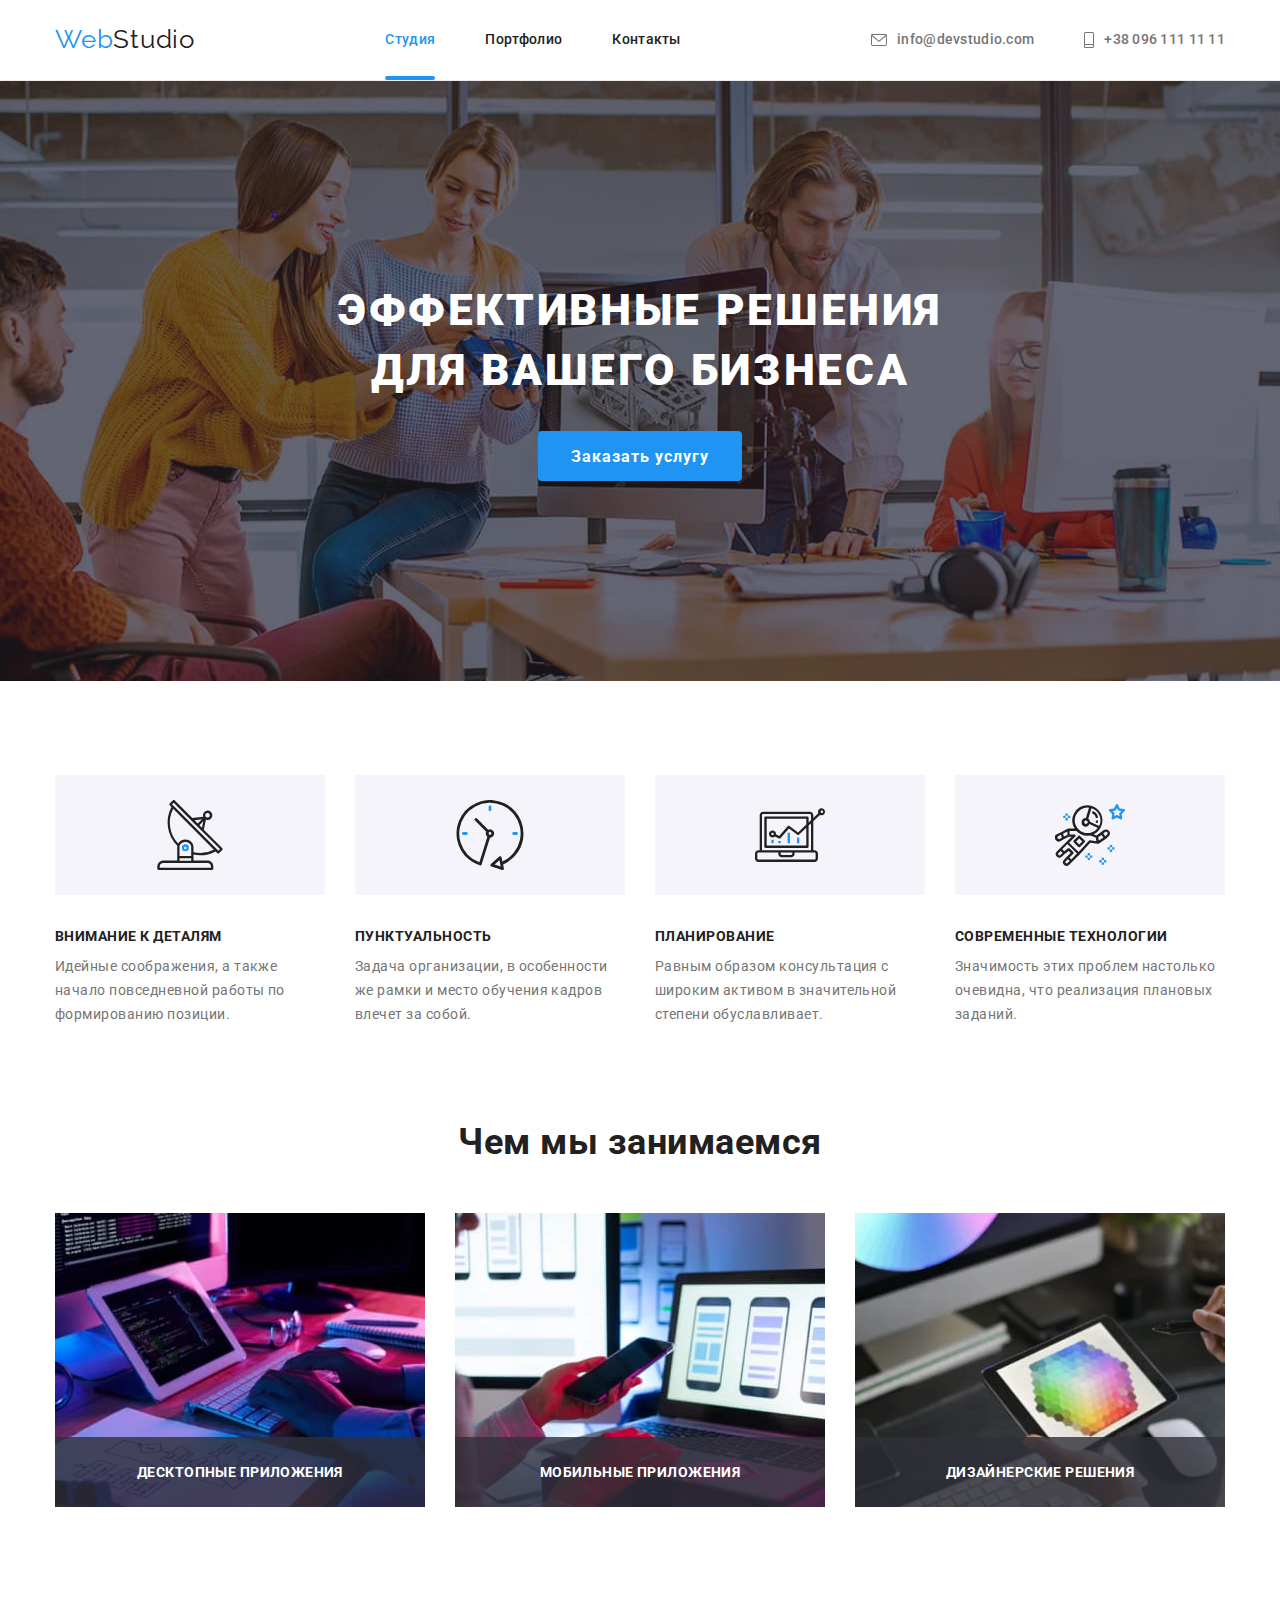
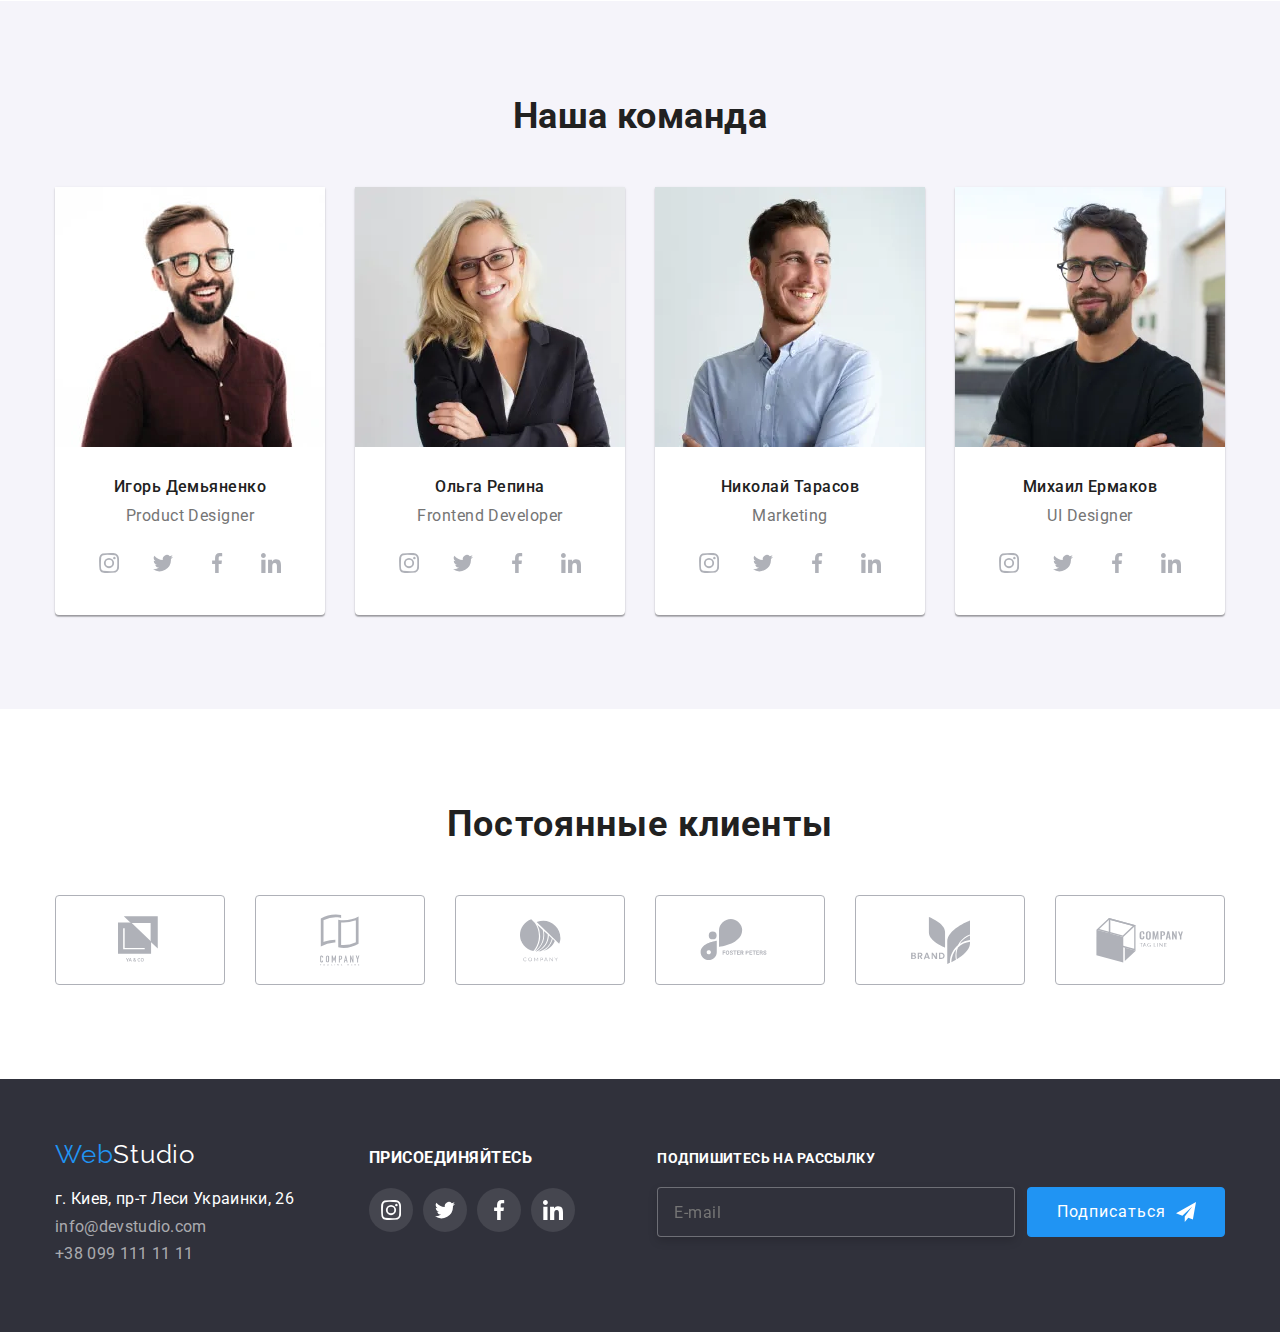
<file: index.html>
<!DOCTYPE html>
<html lang="ru">

<head>
    <meta charset="UTF-8">
    <meta name="viewport" content="width=device-width, initial-scale=1.0">
    <title>Студия</title>
    <link
        href="https://fonts.googleapis.com/css2?family=Raleway:wght@700&family=Roboto:wght@400;500;700;900&display=swap"
        rel="stylesheet">
    <link rel="stylesheet"
        href="https://cdnjs.cloudflare.com/ajax/libs/modern-normalize/1.0.0/modern-normalize.min.css" />
    <link rel="stylesheet" href="./css/main.min.css">
</head>

<body>
    <header class="header">
        <div class="container">
            <a href="./index.html" class="logo-link"><span class="logo">Web</span>Studio</a>
            <nav class="nav-site">
                <ul class="nav-site-main">
                    <li class="nav-item font-500">
                        <a href="./index.html" class="link current">Студия</a>
                    </li>
                    <li class="nav-item font-500">
                        <a href="./portfolio.html" class="link">Портфолио</a>
                    </li>
                    <li class="nav-item font-500">
                        <a href="#" class="link">Контакты</a>
                    </li>
                </ul>
            </nav>
            <ul class="contacts-header">
                <li class="contacts-item font-500">
                    <a href="mailto:info@devstudio.com" class="contacts-link">
                        <svg class="first-header-svg" width="16px" height="12px">
                                <use href="./images/icons/symbol-defs-optimus.svg#icon-mailto"></use>
                            </svg>
                        info@devstudio.com
                    </a>
                </li>
                <li class="contacts-item font-500">
                    <a href="tel:+380961111111" class="contacts-link">
                        <svg class="second-header-svg" width="10px" height="16px">
                            <use href="./images/icons/symbol-defs-optimus.svg#icon-phone"></use>
                        </svg>
                        +38 096 111 11 11
                    </a>
                </li>
            </ul>

            <button type="button" class="burger-menu" data-menu-button>
                <svg class="burger-menu-icon" width="24" height="16">
                    <use href="./images/icons/symbol-defs-optimus.svg#icon-mobile-menu"></use>
                </svg>
            </button>
        </div>
        <div class="mobile-menu font-500" data-menu>
            <button type="button" class="mobile-menu-close" data-menu-close>
                <svg class="modal-icon-close-svg" width="19" height="19">
                    <use href="./images/icons/symbol-defs-optimus.svg#icon-mobile-menu-close"></use>
                </svg>
            </button>
            <div class="mobile-menu-body">
                <ul class="mobile-menu-navigation">
                    <li class="mobile-menu-navigation-item">
                        <a href="./index.html" class="current">Студия</a>
                    </li>
                    <li class="mobile-menu-navigation-item">
                        <a href="./portfolio.html">Портфолио</a>
                    </li>
                    <li class="mobile-menu-navigation-item">
                        <a href="#">Контакты</a>
                    </li>
                </ul>
            </div>
            <div class="mobile-menu-footer">
                <ul class="mobile-menu-contacts">
                    <li class="mobile-menu-contacts-item">
                        <a href="tel:+380961111111" class="contacts-link-tel">+38 096 111 11 11</a>
                    </li>
                    <li class="mobile-menu-contacts-item">
                        <a href="mailto:info@devstudio.com" class="contacts-link-mail">info@devstudio.com</a>
                    </li>
                </ul>
                <ul class="mobile-menu-social-links">
                    <li class="mobile-menu-social-links-item">
                        <a href="#">Instagram</a>
                    </li>
                    <li class="mobile-menu-social-links-item">
                        <a href="#">Twitter</a>
                    </li>
                    <li class="mobile-menu-social-links-item">
                        <a href="#">Facebook</a>
                    </li>
                    <li class="mobile-menu-social-links-item">
                        <a href="#">LinkedIn</a>
                    </li>
                </ul>
            </div>
        </div>
    </header>

    <main>
        <!-- first section -->
        <section class="hero">
            <div class="container">
                <h1 class="font-900 letter-spacing-06 uppercase">Эффективные решения <br> для вашего бизнеса</h1>
                <button type="button" class="font-700 letter-spacing-06 button button-bc" data-modal-open>Заказать услугу</button>
            </div>
        </section>
        <!-- second section -->
        <section class="features">
            <div class="container">
                <h2 hidden>Наши преимущества</h2>
                <ul class="features-list">
                    <li class="features-item features-first">
                        <h3 class="font-700 uppercase">Внимание к деталям</h3>
                        <p>Идейные соображения, а также начало повседневной работы по формированию позиции.</p>
                    </li>
                    <li class="features-item features-second">
                        <h3 class="font-700 uppercase">Пунктуальность</h3>
                        <p>Задача организации, в особенности же рамки и место обучения кадров влечет за собой.</p>
                    </li>
                    <li class="features-item features-third">
                        <h3 class="font-700 uppercase">Планирование</h3>
                        <p>Равным образом консультация с широким активом в значительной степени обуславливает.</p>
                    </li>
                    <li class="features-item features-forth">
                        <h3 class="font-700 uppercase">Современные технологии</h3>
                        <p>Значимость этих проблем настолько очевидна, что реализация плановых заданий.</p>
                    </li>
                </ul>
            </div>
        </section>
        <!-- third section -->
        <section class="what-we-do">
            <div class="container">
                <h2 class="font-700 what-we-do-title">Чем мы занимаемся</h2>
                <ul class="what-we-do-list">
                    <li class="wwd-list-item">
                        <picture>
                            <source srcset="./images/what-we-do/what-we-do-1.webp 1x, 
                            ./images/what-we-do/what-we-do-1@2x.webp 2x" media="(min-width: 1200px)" type="image/webp">
                            <source srcset="./images/what-we-do/what-we-do-1.jpg 1x,
                             ./images/what-we-do/what-we-do-1@2x.jpg 2x" media="(min-width: 1200px)">
                            <img src="./images/what-we-do/what-we-do-1.jpg" alt="do programming">
                        </picture>
                        <p class="image-text font-700" lang="ru">десктопные приложения</p>
                    </li>
                    <li class="wwd-list-item">
                        <picture>
                            <source srcset="./images/what-we-do/what-we-do-2.webp 1x,
                                ./images/what-we-do/what-we-do-2@2x.webp 2x" media="(min-width: 1200px)"
                                type="image/webp">
                            <source srcset="./images/what-we-do/what-we-do-2.jpg 1x,
                                ./images/what-we-do/what-we-do-2@2x.jpg 2x" media="(min-width: 1200px)">
                            <img src="./images/what-we-do/what-we-do-2.jpg" alt="do adaptive">
                        </picture>
                        <p class="image-text font-700" lang="ru">мобильные приложения</p>
                    </li>
                    <li class="wwd-list-item">
                        <picture>
                            <source srcset="./images/what-we-do/what-we-do-3.webp 1x,
                                ./images/what-we-do/what-we-do-3@2x.webp 2x"
                                media="(min-width: 1200px)" type="image/webp">
                            <source srcset="./images/what-we-do/what-we-do-3.jpg 1x,
                                ./images/what-we-do/what-we-do-3@2x.jpg 2x"
                                media="(min-width: 1200px)">
                            <img src="./images/what-we-do/what-we-do-3.jpg" alt="do design">
                        </picture>
                        <p class="image-text font-700" lang="ru">дизайнерские решения</p>
                    </li>
                </ul>
            </div>
        </section>
        <!-- forth section -->
        <section class="team">
            <div class="container">
                <h2 class="font-700 team-title">Наша команда</h2>
                <ul class="team-list">
                    <li class="team-list-item">
                        <picture>
                            <source srcset="./images/our-team/igor_desktop.webp 1x, ./images/our-team/igor_desktop@2x.webp 2x"
                                media="(min-width: 1200px)" type="image/webp">
                            <source srcset="./images/our-team/igor_desktop.jpg 1x, ./images/our-team/igor_desktop@2x.jpg 2x" media="(min-width: 1200px)">

                            <source srcset="./images/our-team/igor_tablet.webp 1x, ./images/our-team/igor_tablet@2x.webp 2x"
                                media="(min-width: 768px)" type="image/webp">
                            <source srcset="./images/our-team/igor_tablet.jpg 1x, ./images/our-team/igor_tablet@2x.jpg 2x"
                                media="(min-width: 768px)">

                            <source srcset="./images/our-team/igor_mobile.webp 1x, ./images/our-team/igor_mobile@2x.webp 2x"
                                media="(min-width: 320px)" type="image/webp">
                            <source srcset="./images/our-team/igor_mobile.jpg 1x, ./images/our-team/igor_mobile@2x.jpg 2x"
                                media="(min-width: 320px)">
                            <img src="./images/our-team/igor_desktop.jpg" alt="Игорь Демьяненко">
                        </picture>
                        <div class="team-div">
                            <h3 class="font-500 team-title-member">Игорь Демьяненко</h3>
                            <p lang="en" class="team-member-chair">Product Designer</p>
                            <ul class="member-social-list">
                                <li class="member-list-item">
                                    <a href="#" class="member-social-link-link">
                                        <svg class="social-svg" width="20px" height="20px">
                                            <use href="./images/icons/symbol-defs-optimus.svg#icon-instagram"></use>
                                        </svg>
                                    </a>
                                </li>
                                <li class="member-list-item">
                                    <a href="#" class="member-social-link-link">
                                        <svg class="social-svg" width="20px" height="20px">
                                            <use href="./images/icons/symbol-defs-optimus.svg#icon-twitter"></use>
                                        </svg>
                                    </a>
                                </li>
                                <li class="member-list-item">
                                    <a href="#" class="member-social-link-link">
                                        <svg class="social-svg" width="20px" height="20px">
                                            <use href="./images/icons/symbol-defs-optimus.svg#icon-facebook"></use>
                                        </svg>
                                    </a>
                                </li>
                                <li class="member-list-item">
                                    <a href="#" class="member-social-link-link">
                                        <svg class="social-svg" width="20px" height="20px">
                                            <use href="./images/icons/symbol-defs-optimus.svg#icon-linkedin"></use>
                                        </svg>
                                    </a>
                                </li>
                            </ul>
                        </div>
                    </li>
                    <li class="team-list-item">
                        <picture>
                            <source srcset="./images/our-team/olga_desktop.webp 1x, ./images/our-team/olga_desktop@2x.webp 2x"
                                media="(min-width: 1200px)" type="image/webp">
                            <source srcset="./images/our-team/olga_desktop.jpg 1x, ./images/our-team/olga_desktop@2x.jpg 2x"
                                media="(min-width: 1200px)">
                        
                            <source srcset="./images/our-team/olga_tablet.webp 1x, ./images/our-team/olga_tablet@2x.webp 2x"
                                media="(min-width: 768px)" type="image/webp">
                            <source srcset="./images/our-team/olga_tablet.jpg 1x, ./images/our-team/olga_tablet@2x.jpg 2x"
                                media="(min-width: 768px)">
                        
                            <source srcset="./images/our-team/olga_mobile.webp 1x, ./images/our-team/olga_mobile@2x.webp 2x"
                                media="(min-width: 320px)" type="image/webp">
                            <source srcset="./images/our-team/olga_mobile.jpg 1x, ./images/our-team/olga_mobile@2x.jpg 2x"
                                media="(min-width: 320px)">
                            <img src="./images/our-team/olga_desktop.jpg" alt="Ольга Репина">
                        </picture>
                        <div class="team-div">
                            <h3 class="font-500 team-title-member">Ольга Репина</h3>
                            <p lang="en" class="team-member-chair">Frontend Developer</p>
                            <ul class="member-social-list">
                                <li class="member-list-item">
                                    <a href="#" class="member-social-link-link">
                                        <svg class="social-svg" width="20px" height="20px">
                                            <use href="./images/icons/symbol-defs-optimus.svg#icon-instagram"></use>
                                        </svg>
                                    </a>
                                </li>
                                <li class="member-list-item">
                                    <a href="#" class="member-social-link-link">
                                        <svg class="social-svg" width="20px" height="20px">
                                            <use href="./images/icons/symbol-defs-optimus.svg#icon-twitter"></use>
                                        </svg>
                                    </a>
                                </li>
                                <li class="member-list-item">
                                    <a href="#" class="member-social-link-link">
                                        <svg class="social-svg" width="20px" height="20px">
                                            <use href="./images/icons/symbol-defs-optimus.svg#icon-facebook"></use>
                                        </svg>
                                    </a>
                                </li>
                                <li class="member-list-item">
                                    <a href="#" class="member-social-link-link">
                                        <svg class="social-svg" width="20px" height="20px">
                                            <use href="./images/icons/symbol-defs-optimus.svg#icon-linkedin"></use>
                                        </svg>
                                    </a>
                                </li>
                            </ul>
                        </div>
                        
                    </li>
                    <li class="team-list-item">
                        <picture>
                            <source srcset="./images/our-team/nikolay_desktop.webp 1x, ./images/our-team/nikolay_desktop@2x.webp 2x"
                                media="(min-width: 1200px)" type="image/webp">
                            <source srcset="./images/our-team/nikolay_desktop.jpg 1x, ./images/our-team/nikolay_desktop@2x.jpg 2x"
                                media="(min-width: 1200px)">
                        
                            <source srcset="./images/our-team/nikolay_tablet.webp 1x, ./images/our-team/nikolay_tablet@2x.webp 2x"
                                media="(min-width: 768px)" type="image/webp">
                            <source srcset="./images/our-team/nikolay_tablet.jpg 1x, ./images/our-team/nikolay_tablet@2x.jpg 2x"
                                media="(min-width: 768px)">
                        
                            <source srcset="./images/our-team/nikolay_mobile.webp 1x, ./images/our-team/nikolay_mobile@2x.webp 2x"
                                media="(min-width: 320px)" type="image/webp">
                            <source srcset="./images/our-team/nikolay_mobile.jpg 1x, ./images/our-team/nikolay_mobile@2x.jpg 2x"
                                media="(min-width: 320px)">
                            <img src="./images/our-team/nikolay_desktop.jpg" alt="Николай Тарасов">
                        </picture>
                        <div class="team-div">
                            <h3 class="font-500 team-title-member">Николай Тарасов</h3>
                            <p lang="en" class="team-member-chair">Marketing</p>
                            <ul class="member-social-list">
                                <li class="member-list-item">
                                    <a href="#" class="member-social-link-link">
                                        <svg class="social-svg" width="20px" height="20px">
                                            <use href="./images/icons/symbol-defs-optimus.svg#icon-instagram"></use>
                                        </svg>
                                    </a>
                                </li>
                                <li class="member-list-item">
                                    <a href="#" class="member-social-link-link">
                                        <svg class="social-svg" width="20px" height="20px">
                                            <use href="./images/icons/symbol-defs-optimus.svg#icon-twitter"></use>
                                        </svg>
                                    </a>
                                </li>
                                <li class="member-list-item">
                                    <a href="#" class="member-social-link-link">
                                        <svg class="social-svg" width="20px" height="20px">
                                            <use href="./images/icons/symbol-defs-optimus.svg#icon-facebook"></use>
                                        </svg>
                                    </a>
                                </li>
                                <li class="member-list-item">
                                    <a href="#" class="member-social-link-link">
                                        <svg class="social-svg" width="20px" height="20px">
                                            <use href="./images/icons/symbol-defs-optimus.svg#icon-linkedin"></use>
                                        </svg>
                                    </a>
                                </li>
                            </ul>
                        </div>
                       
                    </li>
                    <li class="team-list-item">
                        <picture>
                            <source srcset="./images/our-team/mihail_desktop.webp 1x, ./images/our-team/mihail_desktop@2x.webp 2x"
                                media="(min-width: 1200px)" type="image/webp">
                            <source srcset="./images/our-team/mihail_desktop.jpg 1x, ./images/our-team/mihail_desktop@2x.jpg 2x"
                                media="(min-width: 1200px)">
                        
                            <source srcset="./images/our-team/mihail_tablet.webp 1x, ./images/our-team/mihail_tablet@2x.webp 2x"
                                media="(min-width: 768px)" type="image/webp">
                            <source srcset="./images/our-team/mihail_tablet.jpg 1x, ./images/our-team/mihail_tablet@2x.jpg 2x"
                                media="(min-width: 768px)">
                        
                            <source srcset="./images/our-team/mihail_mobile.webp 1x, ./images/our-team/mihail_mobile@2x.webp 2x"
                                media="(min-width: 320px)" type="image/webp">
                            <source srcset="./images/our-team/mihail_mobile.jpg 1x, ./images/our-team/mihail_mobile@2x.jpg 2x"
                                media="(min-width: 320px)">
                            <img src="./images/our-team/mihail_desktop.jpg" alt="Михаил Ермаков">
                        </picture>
                        <div class="team-div">
                            <h3 class="font-500 team-title-member">Михаил Ермаков</h3>
                            <p lang="en" class="team-member-chair">UI Designer</p>
                            <ul class="member-social-list">
                                <li class="member-list-item">
                                    <a href="#" class="member-social-link-link">
                                        <svg class="social-svg" width="20px" height="20px">
                                            <use href="./images/icons/symbol-defs-optimus.svg#icon-instagram"></use>
                                        </svg>
                                    </a>
                                </li>
                                <li class="member-list-item">
                                    <a href="#" class="member-social-link-link">
                                        <svg class="social-svg" width="20px" height="20px">
                                            <use href="./images/icons/symbol-defs-optimus.svg#icon-twitter"></use>
                                        </svg>
                                    </a>
                                </li>
                                <li class="member-list-item">
                                    <a href="#" class="member-social-link-link">
                                        <svg class="social-svg" width="20px" height="20px">
                                            <use href="./images/icons/symbol-defs-optimus.svg#icon-facebook"></use>
                                        </svg>
                                    </a>
                                </li>
                                <li class="member-list-item">
                                    <a href="#" class="member-social-link-link">
                                        <svg class="social-svg" width="20px" height="20px">
                                            <use href="./images/icons/symbol-defs-optimus.svg#icon-linkedin"></use>
                                        </svg>
                                    </a>
                                </li>
                            </ul>
                        </div>
                        
                    </li>
                </ul>
            </div>
        </section>
        <!-- клиенты, fifth section -->
        <section class="our-clients">
            <div class="container">
                <h2 lang="ru" class="font-700 our-clients-title">Постоянные клиенты</h2>
                <ul class="clients-list">
                    <li class="clients-list-item">
                        <a href="" class="clients-list-link">
                            <svg class="social-svg" width="44" height="49">
                                <use href="./images/icons/symbol-defs-optimus.svg#icon-company-first"></use>
                            </svg>
                        </a>
                    </li>
                    <li class="clients-list-item">
                        <a href="" class="clients-list-link">
                            <svg class="social-svg" width="40" height="52">
                                <use href="./images/icons/symbol-defs-optimus.svg#icon-company-second"></use>
                            </svg>
                        </a>
                    </li>
                    <li class="clients-list-item">
                        <a href="" class="clients-list-link">
                            <svg class="social-svg" width="41" height="43">
                                <use href="./images/icons/symbol-defs-optimus.svg#icon-company-third"></use>
                            </svg>
                        </a>
                    </li>
                    <li class="clients-list-item">
                        <a href="" class="clients-list-link">
                            <svg class="social-svg" width="80" height="42">
                                <use href="./images/icons/symbol-defs-optimus.svg#icon-company-forth"></use>
                            </svg>
                        </a>
                    </li>
                    <li class="clients-list-item">
                        <a href="" class="clients-list-link">
                            <svg class="social-svg" width="59" height="47">
                                <use href="./images/icons/symbol-defs-optimus.svg#icon-company-fifth"></use>
                            </svg>
                        </a>
                    </li>
                    <li class="clients-list-item">
                        <a href="" class="clients-list-link">
                            <svg class="social-svg" width="88" height="45">
                                <use href="./images/icons/symbol-defs-optimus.svg#icon-company-sixth"></use>
                            </svg>
                        </a>
                    </li>
                </ul>
            </div>
        </section>
    </main>
    <footer class="footer">
        <div class="container">
            <div class="footer-leftside">
                <a href="./index.html" class="footer-link"><span class="logo">Web</span>Studio</a>
                <address class="address">
                    <ul class="footer-list">
                        <li class="footer-list-item">
                            <a href="https://goo.gl/maps/Ar7S7timAM4m2ztU9" target="_blank" class="city-address">г.
                                Киев, пр-т Леси Украинки, 26</a>
                        </li>
                        <li class="footer-list-item">
                            <a href="mailto:info@devstudio.com">info@devstudio.com</a>
                        </li>
                        <li class="footer-list-item">
                            <a href="tel:+380991111111">+38 099 111 11 11</a>
                        </li>
                    </ul>
                </address>
            </div>
            <div class="footer-center">
                <p lang="ru" class="footer-text font-700">присоединяйтесь</p>
                <ul class="footer-social-list">
                    <li class="footer-social-list-item">
                        <a href="#" class="footer-social-link">
                            <svg class="social-svg" width="20px" height="20px">
                                <use href="./images/icons/symbol-defs-optimus.svg#icon-instagram"></use>
                            </svg>
                        </a>
                    </li>
                    <li class="footer-social-list-item">
                        <a href="#" class="footer-social-link">
                            <svg class="social-svg" width="20px" height="20px">
                                <use href="./images/icons/symbol-defs-optimus.svg#icon-twitter"></use>
                            </svg>
                        </a>
                    </li>
                    <li class="footer-social-list-item">
                        <a href="#" class="footer-social-link">
                            <svg class="social-svg" width="20px" height="20px">
                                <use href="./images/icons/symbol-defs-optimus.svg#icon-facebook"></use>
                            </svg>
                        </a>
                    </li>
                    <li class="footer-social-list-item" >
                        <a href="#" class="footer-social-link">
                            <svg class="social-svg" width="20px" height="20px">
                                <use href="./images/icons/symbol-defs-optimus.svg#icon-linkedin"></use>
                            </svg>
                        </a>
                    </li>
                </ul>
            </div>
            <form class="footer-form">
                <label lang="ru" class="footer-label">
                    <span class="footer-label-text font-700">подпишитесь на рассылку</span>
                    <input type="email" name="email" class="footer-mail" placeholder="E-mail">
                </label>
                <button type="submit" class="footer-form-button">
                    <span class="footer-form-button-text">Подписаться</span>
                    <svg class="footer-svg" width="20" height="20">
                        <use href="./images/icons/symbol-defs-optimus.svg#footer-icon-send" ></use>
                    </svg>
                </button>
            </form>
        </div>
    </footer>

    <div class="backdrop is-hidden" data-modal>
        <div class="modal">
            <button type="button" class="modal-icon-close" data-modal-close>
                <svg class="modal-icon-close-svg" width="18" height="18">
                    <use href="./images/icons/symbol-defs-optimus.svg#icon-modal-close-icon"></use>
                </svg>
            </button>
            <div class="modal-form">
                <form name="signup_form">
                    <p class="form-title">Оставьте свои данные, мы вам перезвоним</p>
                    <label lang="ru" class="is-margined">
                        <span class="form-text">имя</span>
                        <span class="is-relative">
                            <input type="text" name="user-name" class="modal-input" placeholder="Иван" required minlength="4">
                            <svg class="modal-svg" width="12" height="12">
                                <use href="./images/icons/symbol-defs-optimus.svg#icon-man"></use>
                            </svg>
                        </span>
                    </label>
                    <label lang="ru" class="is-margined">
                        <span class="form-text">телефон</span>
                        <span class="is-relative">
                            <input type="tel" name="user-phone" class="modal-input" placeholder="050-123-45-67" required pattern="[0-9]{3}-[0-9]{3}-[0-9]{2}-[0-9]{2}">
                            <svg class="modal-svg" width="13" height="13">
                                <use href="./images/icons/symbol-defs-optimus.svg#icon-tel"></use>
                            </svg>
                        </span>
                    </label>
                    <label lang="ru" class="is-margined">
                        <span class="form-text">почта</span>
                        <span class="is-relative">
                            <input type="email" name="user-email" class="modal-input" placeholder="example@mail.com" required>
                            <svg class="modal-svg" width="15" height="12">
                                <use href="./images/icons/symbol-defs-optimus.svg#icon-email"></use>
                            </svg>
                        </span>
                    </label>
                    <label lang="ru">
                        <span class="form-text">комментарий</span>
                        <span class="is-relative">
                            <textarea class="modal-feedback" rows="5" placeholder="Введите текст"></textarea>
                        </span>
                    </label>
                    <label lang="ru">
                        <input type="checkbox" name="checkbox" class="checkbox visually-hidden" required>
                        <span class="checkbox-text">Соглашаюсь с рассылкой и принимаю <a href="" class="checkbox-text-link">Условия договора</a>  
                        </span>
                    </label>
                    <button type="submit" class="modal-submit-button font-700">отправить</button>
                </form>
            </div>
        </div>
    </div>
    
    <script src="./js/modal.js"></script>
    <script src="./js/mobile-menu.js"></script>
</body>

</html>
</file>
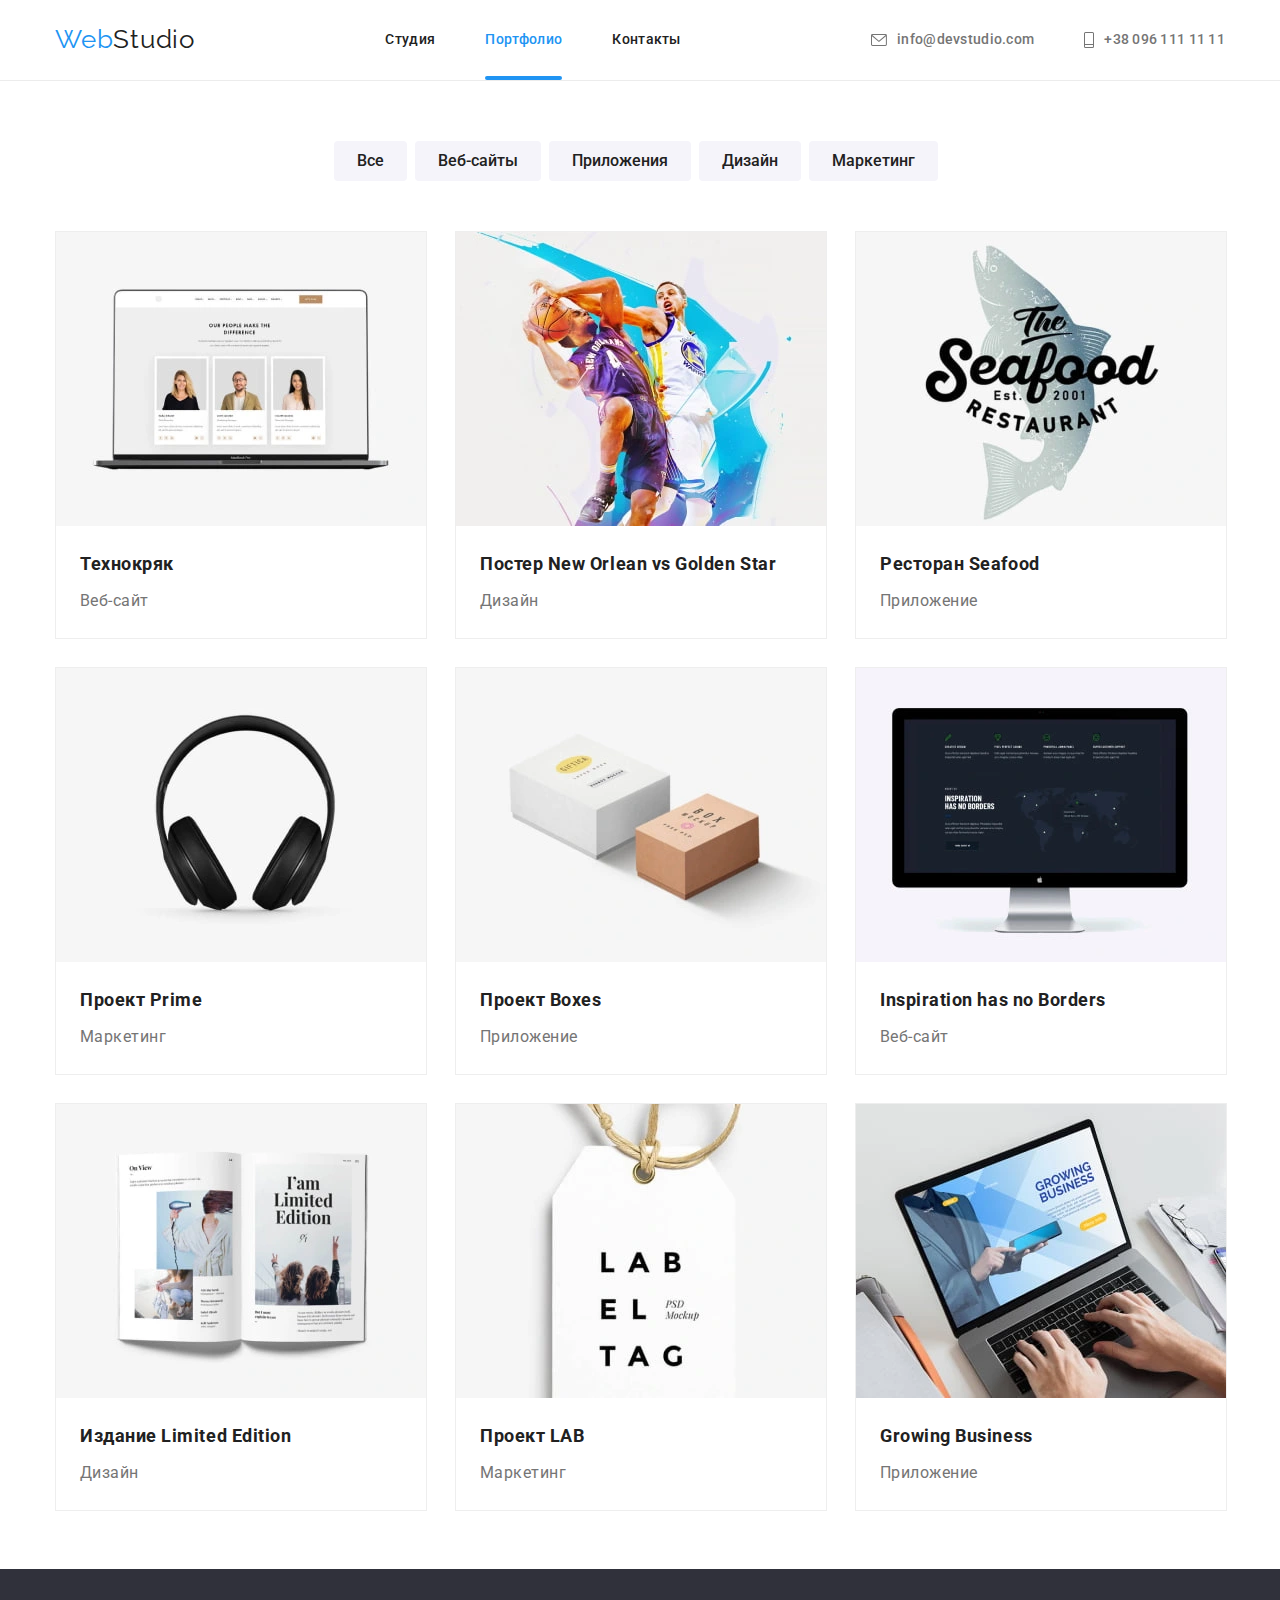
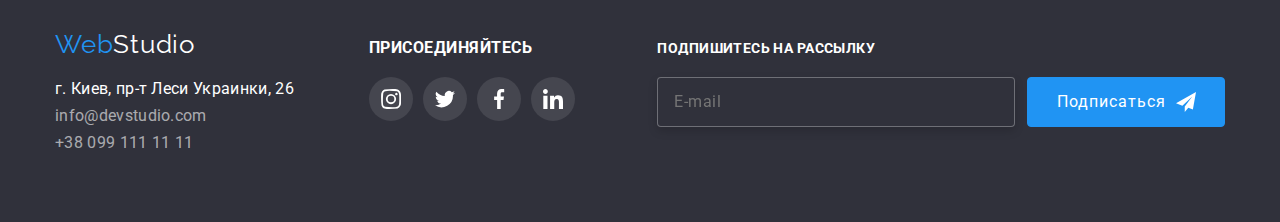
<file: portfolio.html>
<!DOCTYPE html>
<html lang="ru">

<head>
    <meta charset="UTF-8">
    <meta name="viewport" content="width=device-width, initial-scale=1.0">
    <title>Портфолио</title>
    <link
        href="https://fonts.googleapis.com/css2?family=Raleway:wght@700&family=Roboto:wght@400;500;700;900&display=swap"
        rel="stylesheet">
    <link rel="stylesheet"
        href="https://cdnjs.cloudflare.com/ajax/libs/modern-normalize/1.0.0/modern-normalize.min.css" />
    <link rel="stylesheet" href="./css/main.min.css">
</head>

<body>
    <header class="header">
        <div class="container">
            <a href="./index.html" class="logo-link"><span class="logo">Web</span>Studio</a>
            <nav class="nav-site">
                <ul class="nav-site-main">
                    <li class="nav-item font-500">
                        <a href="./index.html" class="link">Студия</a>
                    </li>
                    <li class="nav-item font-500">
                        <a href="./portfolio.html" class="link current">Портфолио</a>
                    </li>
                    <li class="nav-item font-500">
                        <a href="#" class="link">Контакты</a>
                    </li>
                </ul>
            </nav>
            <ul class="contacts-header">
                <li class="contacts-item font-500">
                    <a href="mailto:info@devstudio.com" class="contacts-link">
                        <svg class="first-header-svg" width="16px" height="12px">
                            <use href="./images/icons/symbol-defs-optimus.svg#icon-mailto"></use>
                        </svg>
                        info@devstudio.com
                    </a>
                </li>
                <li class="contacts-item font-500">
                    <a href="tel:+380961111111" class="contacts-link">
                        <svg class="second-header-svg" width="10px" height="16px">
                            <use href="./images/icons/symbol-defs-optimus.svg#icon-phone"></use>
                        </svg>
                        +38 096 111 11 11
                    </a>
                </li>
            </ul>
    
            <button type="button" class="burger-menu" data-menu-button>
                <svg class="burger-menu-icon" width="24" height="16">
                    <use href="./images/icons/symbol-defs-optimus.svg#icon-mobile-menu"></use>
                </svg>
            </button>
        </div>
        <div class="mobile-menu font-500" data-menu>
            <button type="button" class="mobile-menu-close" data-menu-close>
                <svg class="modal-icon-close-svg" width="19" height="19">
                    <use href="./images/icons/symbol-defs-optimus.svg#icon-mobile-menu-close"></use>
                </svg>
            </button>
            <div class="mobile-menu-body">
                <ul class="mobile-menu-navigation">
                    <li class="mobile-menu-navigation-item">
                        <a href="./index.html">Студия</a>
                    </li>
                    <li class="mobile-menu-navigation-item">
                        <a href="./portfolio.html" class="current">Портфолио</a>
                    </li>
                    <li class="mobile-menu-navigation-item">
                        <a href="#">Контакты</a>
                    </li>
                </ul>
            </div>
            <div class="mobile-menu-footer">
                <ul class="mobile-menu-contacts">
                    <li class="mobile-menu-contacts-item">
                        <a href="tel:+380961111111" class="contacts-link-tel">+38 096 111 11 11</a>
                    </li>
                    <li class="mobile-menu-contacts-item">
                        <a href="mailto:info@devstudio.com" class="contacts-link-mail">info@devstudio.com</a>
                    </li>
                </ul>
                <ul class="mobile-menu-social-links">
                    <li class="mobile-menu-social-links-item">
                        <a href="#">Instagram</a>
                    </li>
                    <li class="mobile-menu-social-links-item">
                        <a href="#">Twitter</a>
                    </li>
                    <li class="mobile-menu-social-links-item">
                        <a href="#">Facebook</a>
                    </li>
                    <li class="mobile-menu-social-links-item">
                        <a href="#">LinkedIn</a>
                    </li>
                </ul>
            </div>
        </div>
    </header>
    <main>
        <section class="portfolio-main">
            <div class="container">
                <h1 hidden lang="en">Portfolio</h1>
                <ul class="portfolio-filter">
                    <li class="portfolio-filter-item">
                        <button type="button" class="filter-button button-bc font-500">Все</button>
                    </li>
                    <li class="portfolio-filter-item">
                        <button type="button" class="filter-button button-bc font-500">Веб-сайты</button>
                    </li>
                    <li class="portfolio-filter-item">
                        <button type="button" class="filter-button button-bc font-500">Приложения</button>
                    </li>
                    <li class="portfolio-filter-item">
                        <button type="button" class="filter-button button-bc font-500">Дизайн</button>
                    </li>
                    <li class="portfolio-filter-item">
                        <button type="button" class="filter-button button-bc font-500">Маркетинг</button>
                    </li>
                </ul>
                <h2 hidden>Our Works</h2>
                <ul class="portfolio-list">
                    <li class="portfolio-list-item">
                        <a href="" class="portfolio-list-link">
                            <div class="portfolio-list-header">
                                <picture>
                                    <source srcset="./images/portfolio/techno_crack_desktop.webp 1x, ./images/portfolio/techno_crack_desktop@2x.webp 2x" 
                                        media="(min-width: 1200px)" type="image/webp">
                                    <source srcset="./images/portfolio/techno_crack_desktop.jpg 1x, ./images/portfolio/techno_crack_desktop@2x.jpg 2x"
                                        media="(min-width: 1200px)">

                                    <source srcset="./images/portfolio/techno_crack_tablet.webp 1x, ./images/portfolio/techno_crack_tablet@2x.webp 2x"
                                        media="(min-width: 768px)" type="image/webp">
                                    <source srcset="./images/portfolio/techno_crack_desktop.jpg 1x, ./images/portfolio/techno_crack_desktop@2x.jpg 2x"
                                        media="(min-width: 768px)">

                                    <source srcset="./images/portfolio/techno_crack_mobile.webp 1x, ./images/portfolio/techno_crack_mobile@2x.webp 2x"
                                        media="(max-width: 767px)" type="image/webp">
                                    <source srcset="./images/portfolio/techno_crack_desktop.jpg 1x, ./images/portfolio/techno_crack_desktop@2x.jpg 2x"
                                        media="(max-width: 767px)">
                                    <img src="./images/portfolio/techno_crack_desktop.jpg" alt="techno crack">
                                </picture>
                                <p class="overlay-text">Технокряк это современная площадка распространения коронавируса. Компании используют эту платформу для цифрового шпионажа и атак на защищённые сервера конкурентов.</p>
                            </div>
                            <div class="portfolio-card-div">
                                <h3>Технокряк</h3>
                                <p>Веб-сайт</p>
                            </div>
                        </a>
                    </li>
                    <li class="portfolio-list-item">
                        <a href="" class="portfolio-list-link">
                            <div class="portfolio-list-header">
                                <picture>
                                    <source srcset="./images/portfolio/new_orlean_vs_golden_star_desktop.webp 1x, ./images/portfolio/new_orlean_vs_golden_star_desktop@2x.webp 2x"
                                        media="(min-width: 1200px)" type="image/webp">
                                    <source srcset="./images/portfolio/new_orlean_vs_golden_star_desktop.jpg 1x, ./images/portfolio/new_orlean_vs_golden_star_desktop@2x.jpg 2x"
                                        media="(min-width: 1200px)">
                                
                                    <source srcset="./images/portfolio/new_orlean_vs_golden_star_tablet.webp 1x, ./images/portfolio/new_orlean_vs_golden_star_tablet@2x.webp 2x"
                                        media="(min-width: 768px)" type="image/webp">
                                    <source srcset="./images/portfolio/new_orlean_vs_golden_star_tablet.jpg 1x, ./images/portfolio/new_orlean_vs_golden_star_tablet@2x.jpg 2x"
                                        media="(min-width: 768px)">
                                
                                    <source srcset="./images/portfolio/new_orlean_vs_golden_star_mobile.webp 1x, ./images/portfolio/new_orlean_vs_golden_star_mobile@2x.webp 2x"
                                        media="(max-width: 767px)" type="image/webp">
                                    <source srcset="./images/portfolio/new_orlean_vs_golden_star_mobile.jpg 1x, ./images/portfolio/new_orlean_vs_golden_star_mobile@2x.jpg 2x"
                                        media="(max-width: 767px)">
                                    <img src="./images/portfolio/new_orlean_vs_golden_star_desktop.jpg" alt="new orlean vs golden star">
                                </picture>
                                <p class="overlay-text">Технокряк это современная площадка распространения коронавируса. Компании используют эту платформу для цифрового шпионажа и атак на защищённые сервера конкурентов.</p>
                            </div>
                            <div class="portfolio-card-div">
                                <h3>Постер New Orlean vs Golden Star</h3>
                                <p>Дизайн</p>
                            </div>
                        </a>
                    </li>
                    <li class="portfolio-list-item">
                        <a href="" class="portfolio-list-link">
                            <div class="portfolio-list-header">
                                <picture>
                                    <source srcset="./images/portfolio/seafood_restaurant_desktop.webp 1x, ./images/portfolio/seafood_restaurant_desktop@2x.webp 2x"
                                        media="(min-width: 1200px)" type="image/webp">
                                    <source srcset="./images/portfolio/seafood_restaurant_desktop.jpg 1x, ./images/portfolio/seafood_restaurant_desktop@2x.jpg 2x"
                                        media="(min-width: 1200px)">
                                
                                    <source srcset="./images/portfolio/seafood_restaurant_tablet.webp 1x, ./images/portfolio/seafood_restaurant_tablet@2x.webp 2x"
                                        media="(min-width: 768px)" type="image/webp">
                                    <source srcset="./images/portfolio/seafood_restaurant_tablet.jpg 1x, ./images/portfolio/seafood_restaurant_tablet@2x.jpg 2x"
                                        media="(min-width: 768px)">
                                
                                    <source srcset="./images/portfolio/seafood_restaurant_mobile.webp 1x, ./images/portfolio/seafood_restaurant_mobile@2x.webp 2x"
                                        media="(max-width: 767px)" type="image/webp">
                                    <source srcset="./images/portfolio/seafood_restaurant_mobile.jpg 1x, ./images/portfolio/seafood_restaurant_mobile@2x.jpg 2x"
                                        media="(max-width: 767px)">
                                    <img src="./images/portfolio/seafood_restaurant_desktop.jpg" alt="seafood restaurant">
                                </picture>
                                <p class="overlay-text">Технокряк это современная площадка распространения коронавируса. Компании используют эту платформу для цифрового шпионажа и атак на защищённые сервера конкурентов.</p>
                            </div>
                            <div class="portfolio-card-div">
                                <h3>Ресторан Seafood</h3>
                                <p>Приложение</p>
                            </div>
                        </a>
                    </li>
                    <li class="portfolio-list-item">
                        <a href="" class="portfolio-list-link">
                            <div class="portfolio-list-header">
                                <picture>
                                    <source
                                        srcset="./images/portfolio/project_prime_desktop.webp 1x, ./images/portfolio/project_prime_desktop@2x.webp 2x"
                                        media="(min-width: 1200px)" type="image/webp">
                                    <source
                                        srcset="./images/portfolio/project_prime_desktop.jpg 1x, ./images/portfolio/project_prime_desktop@2x.jpg 2x"
                                        media="(min-width: 1200px)">
                                
                                    <source
                                        srcset="./images/portfolio/project_prime_tablet.webp 1x, ./images/portfolio/project_prime_tablet@2x.webp 2x"
                                        media="(min-width: 768px)" type="image/webp">
                                    <source
                                        srcset="./images/portfolio/project_prime_tablet.jpg 1x, ./images/portfolio/project_prime_tablet@2x.jpg 2x"
                                        media="(min-width: 768px)">
                                
                                    <source
                                        srcset="./images/portfolio/project_prime_mobile.webp 1x, ./images/portfolio/project_prime_mobile@2x.webp 2x"
                                        media="(max-width: 767px)" type="image/webp">
                                    <source
                                        srcset="./images/portfolio/project_prime_mobile.jpg 1x, ./images/portfolio/project_prime_mobile@2x.jpg 2x"
                                        media="(max-width: 767px)">
                                    <img src="./images/portfolio/project_prime_desktop.jpg" alt="project prime">
                                </picture>
                                <p class="overlay-text">Технокряк это современная площадка распространения коронавируса. Компании используют эту платформу для цифрового шпионажа и атак на защищённые сервера конкурентов.</p>
                            </div>
                            <div class="portfolio-card-div">
                                <h3>Проект Prime</h3>
                                <p>Маркетинг</p>
                            </div>
                        </a>
                    </li>
                    <li class="portfolio-list-item">
                        <a href="" class="portfolio-list-link">
                            <div class="portfolio-list-header">
                                <picture>
                                    <source
                                        srcset="./images/portfolio/project_boxes_desktop.webp 1x, ./images/portfolio/project_boxes_desktop@2x.webp 2x"
                                        media="(min-width: 1200px)" type="image/webp">
                                    <source srcset="./images/portfolio/project_boxes_desktop.jpg 1x, ./images/portfolio/project_boxes_desktop@2x.jpg 2x"
                                        media="(min-width: 1200px)">
                                
                                    <source srcset="./images/portfolio/project_boxes_tablet.webp 1x, ./images/portfolio/project_boxes_tablet@2x.webp 2x"
                                        media="(min-width: 768px)" type="image/webp">
                                    <source srcset="./images/portfolio/project_boxes_tablet.jpg 1x, ./images/portfolio/project_boxes_tablet@2x.jpg 2x"
                                        media="(min-width: 768px)">
                                
                                    <source srcset="./images/portfolio/project_boxes_mobile.webp 1x, ./images/portfolio/project_boxes_mobile@2x.webp 2x"
                                        media="(max-width: 767px)" type="image/webp">
                                    <source srcset="./images/portfolio/project_boxes_mobile.jpg 1x, ./images/portfolio/project_boxes_mobile@2x.jpg 2x"
                                        media="(max-width: 767px)">
                                    <img src="./images/portfolio/project_boxes_desktop.jpg" alt="project boxes">
                                </picture>
                                <p class="overlay-text">Технокряк это современная площадка распространения коронавируса. Компании используют эту платформу для цифрового шпионажа и атак на защищённые сервера конкурентов.</p>
                            </div>
                            <div class="portfolio-card-div">
                                <h3>Проект Boxes</h3>
                                <p>Приложение</p>
                            </div>
                        </a>
                    </li>
                    <li class="portfolio-list-item">
                        <a href="" class="portfolio-list-link">
                            <div class="portfolio-list-header">
                                <picture>
                                    <source
                                        srcset="./images/portfolio/inspiration_has_no_borders_desktop.webp 1x, ./images/portfolio/inspiration_has_no_borders_desktop@2x.webp 2x"
                                        media="(min-width: 1200px)" type="image/webp">
                                    <source srcset="./images/portfolio/inspiration_has_no_borders_desktop.jpg 1x, ./images/portfolio/inspiration_has_no_borders_desktop@2x.jpg 2x"
                                        media="(min-width: 1200px)">
                                
                                    <source srcset="./images/portfolio/inspiration_has_no_borders_tablet.webp 1x, ./images/portfolio/inspiration_has_no_borders_tablet@2x.webp 2x"
                                        media="(min-width: 768px)" type="image/webp">
                                    <source srcset="./images/portfolio/inspiration_has_no_borders_tablet.jpg 1x, ./images/portfolio/inspiration_has_no_borders_tablet@2x.jpg 2x"
                                        media="(min-width: 768px)">
                                
                                    <source srcset="./images/portfolio/inspiration_has_no_borders_mobile.webp 1x, ./images/portfolio/inspiration_has_no_borders_mobile@2x.webp 2x"
                                        media="(max-width: 767px)" type="image/webp">
                                    <source srcset="./images/portfolio/inspiration_has_no_borders_mobile.jpg 1x, ./images/portfolio/inspiration_has_no_borders_mobile@2x.jpg 2x"
                                        media="(max-width: 767px)">
                                    <img src="./images/portfolio/inspiration_has_no_borders_desktop.jpg" alt="inspiration has no borders">
                                </picture>
                                <p class="overlay-text">Технокряк это современная площадка распространения коронавируса. Компании используют эту платформу для цифрового шпионажа и атак на защищённые сервера конкурентов.</p>
                            </div>   
                            <div class="portfolio-card-div">
                                <h3>Inspiration has no Borders</h3>
                                <p>Веб-сайт</p>
                            </div>
                        </a>
                    </li>
                    <li class="portfolio-list-item bottom-list-item">
                        <a href="" class="portfolio-list-link">
                            <div class="portfolio-list-header">
                                <picture>
                                    <source
                                        srcset="./images/portfolio/limited_edition_desktop.webp 1x, ./images/portfolio/limited_edition_desktop@2x.webp 2x"
                                        media="(min-width: 1200px)" type="image/webp">
                                    <source
                                        srcset="./images/portfolio/limited_edition_desktop.jpg 1x, ./images/portfolio/limited_edition_desktop@2x.jpg 2x"
                                        media="(min-width: 1200px)">
                                
                                    <source
                                        srcset="./images/portfolio/limited_edition_tablet.webp 1x, ./images/portfolio/limited_edition_tablet@2x.webp 2x"
                                        media="(min-width: 768px)" type="image/webp">
                                    <source
                                        srcset="./images/portfolio/limited_edition_tablet.jpg 1x, ./images/portfolio/limited_edition_tablet@2x.jpg 2x"
                                        media="(min-width: 768px)">
                                
                                    <source
                                        srcset="./images/portfolio/limited_edition_mobile.webp 1x, ./images/portfolio/limited_edition_mobile@2x.webp 2x"
                                        media="(max-width: 767px)" type="image/webp">
                                    <source
                                        srcset="./images/portfolio/limited_edition_mobile.jpg 1x, ./images/portfolio/limited_edition_mobile@2x.jpg 2x"
                                        media="(max-width: 767px)">
                                    <img src="./images/portfolio/limited_edition_desktop.jpg" alt="limited edition">
                                </picture>
                                <p class="overlay-text">Технокряк это современная площадка распространения коронавируса. Компании используют эту платформу для цифрового шпионажа и атак на защищённые сервера конкурентов.</p>
                            </div>
                            <div class="portfolio-card-div">
                                <h3>Издание Limited Edition</h3>
                                <p>Дизайн</p>
                            </div>
                        </a>
                    </li>
                    <li class="portfolio-list-item bottom-list-item">
                        <a href="" class="portfolio-list-link">
                            <div class="portfolio-list-header">
                                <picture>
                                    <source
                                        srcset="./images/portfolio/project_lab_desktop.webp 1x, ./images/portfolio/project_lab_desktop@2x.webp 2x"
                                        media="(min-width: 1200px)" type="image/webp">
                                    <source
                                        srcset="./images/portfolio/project_lab_desktop.jpg 1x, ./images/portfolio/project_lab_desktop@2x.jpg 2x"
                                        media="(min-width: 1200px)">
                                
                                    <source
                                        srcset="./images/portfolio/project_lab_tablet.webp 1x, ./images/portfolio/project_lab_tablet@2x.webp 2x"
                                        media="(min-width: 768px)" type="image/webp">
                                    <source
                                        srcset="./images/portfolio/project_lab_tablet.jpg 1x, ./images/portfolio/project_lab_tablet@2x.jpg 2x"
                                        media="(min-width: 768px)">
                                
                                    <source
                                        srcset="./images/portfolio/project_lab_mobile.webp 1x, ./images/portfolio/project_lab_mobile@2x.webp 2x"
                                        media="(max-width: 767px)" type="image/webp">
                                    <source
                                        srcset="./images/portfolio/project_lab_mobile.jpg 1x, ./images/portfolio/project_lab_mobile@2x.jpg 2x"
                                        media="(max-width: 767px)">
                                    <img src="./images/portfolio/project_lab_desktop.jpg" alt="project lab">
                                </picture>
                                <p class="overlay-text">Технокряк это современная площадка распространения коронавируса. Компании используют эту платформу для цифрового шпионажа и атак на защищённые сервера конкурентов.</p>
                            </div>
                            <div class="portfolio-card-div">
                                <h3>Проект LAB</h3>
                                <p>Маркетинг</p>
                            </div>
                        </a>
                    </li>
                    <li class="portfolio-list-item bottom-list-item">
                        <a href="" class="portfolio-list-link">
                            <div class="portfolio-list-header">
                                <picture>
                                    <source srcset="./images/portfolio/growing_business_desktop.webp 1x, ./images/portfolio/growing_business_desktop@2x.webp 2x"
                                        media="(min-width: 1200px)" type="image/webp">
                                    <source srcset="./images/portfolio/growing_business_desktop.jpg 1x, ./images/portfolio/growing_business_desktop@2x.jpg 2x"
                                        media="(min-width: 1200px)">
                                
                                    <source srcset="./images/portfolio/growing_business_tablet.webp 1x, ./images/portfolio/growing_business_tablet@2x.webp 2x"
                                        media="(min-width: 768px)" type="image/webp">
                                    <source srcset="./images/portfolio/growing_business_tablet.jpg 1x, ./images/portfolio/growing_business_tablet@2x.jpg 2x"
                                        media="(min-width: 768px)">
                                
                                    <source srcset="./images/portfolio/growing_business_mobile.webp 1x, ./images/portfolio/growing_business_mobile@2x.webp 2x"
                                        media="(max-width: 767px)" type="image/webp">
                                    <source srcset="./images/portfolio/growing_business_mobile.jpg 1x, ./images/portfolio/growing_business_mobile@2x.jpg 2x"
                                        media="(max-width: 767px)">
                                    <img src="./images/portfolio/growing_business_desktop.jpg" alt="growing business">
                                </picture>
                                
                                <p class="overlay-text">Технокряк это современная площадка распространения коронавируса. Компании используют эту платформу для цифрового шпионажа и атак на защищённые сервера конкурентов.</p>
                            </div>
                            <div class="portfolio-card-div">
                                <h3>Growing Business</h3>
                                <p>Приложение</p>
                            </div>
                        </a>
                    </li>
                </ul>
            </div>
        </section>

    </main>
    <footer class="footer">
        <div class="container">
            <div class="footer-leftside">
                <a href="./index.html" class="footer-link"><span class="logo">Web</span>Studio</a>
                <address class="address">
                    <ul class="footer-list">
                        <li class="footer-list-item">
                            <a href="https://goo.gl/maps/Ar7S7timAM4m2ztU9" target="_blank" class="city-address">г.
                                Киев,
                                пр-т Леси Украинки, 26</a>
                        </li>
                        <li class="footer-list-item">
                            <a href="mailto:info@devstudio.com">info@devstudio.com</a>
                        </li>
                        <li class="footer-list-item">
                            <a href="tel:+380991111111">+38 099 111 11 11</a>
                        </li>
                    </ul>
                </address>
            </div>
            <div class="footer-center">
                <p lang="ru" class="footer-text font-700">присоединяйтесь</p>
                <ul class="footer-social-list">
                    <li class="footer-social-list-item">
                        <a href="#" class="footer-social-link">
                            <svg class="social-svg" width="20px" height="20px">
                                <use href="./images/icons/symbol-defs-optimus.svg#icon-instagram"></use>
                            </svg>
                        </a>
                    </li>
                    <li class="footer-social-list-item">
                        <a href="#" class="footer-social-link">
                            <svg class="social-svg" width="20px" height="20px">
                                <use href="./images/icons/symbol-defs-optimus.svg#icon-twitter"></use>
                            </svg>
                        </a>
                    </li>
                    <li class="footer-social-list-item">
                        <a href="#" class="footer-social-link">
                            <svg class="social-svg" width="20px" height="20px">
                                <use href="./images/icons/symbol-defs-optimus.svg#icon-facebook"></use>
                            </svg>
                        </a>
                    </li>
                    <li class="footer-social-list-item">
                        <a href="#" class="footer-social-link">
                            <svg class="social-svg" width="20px" height="20px">
                                <use href="./images/icons/symbol-defs-optimus.svg#icon-linkedin"></use>
                            </svg>
                        </a>
                    </li>
                </ul>
            </div>
            <form class="footer-form">
                <label lang="ru" class="footer-label">
                    <span class="footer-label-text font-700">подпишитесь на рассылку</span>
                    <input type="email" name="email" class="footer-mail" placeholder="E-mail">
                </label>
                <button type="submit" class="footer-form-button">
                    <span class="footer-form-button-text">Подписаться</span>
                    <svg class="footer-svg" width="20" height="20">
                        <use href="./images/icons/symbol-defs-optimus.svg#footer-icon-send"></use>
                    </svg>
                </button>
            </form>
        </div>
        
    </footer>

    <script src="./js/mobile-menu.js"></script>
</body>

</html>
</file>
<file: css/main.min.css>
.visually-hidden{position:absolute !important;clip:rect(1px 1px 1px 1px);clip:rect(1px, 1px, 1px, 1px);padding:0 !important;border:0 !important;height:1px !important;width:1px !important;overflow:hidden}.font-900{font-weight:900;font-size:44px;line-height:1.36}.font-500{font-weight:500}.font-700{font-weight:700}.letter-spacing-06{letter-spacing:0.06em}.uppercase{text-transform:uppercase}body{color:#212121;font-family:"Roboto",sans-serif;font-weight:400;letter-spacing:0.03em;background:#fff}img{display:block;max-width:100%;height:auto}ul{list-style:none;padding:0;margin:0}a{text-decoration:none}.header{background-color:#fff;border-bottom:1px solid #ececec}@media screen and (max-width: 767px){.header{padding:16px 0}.header .container{max-width:480px;padding:0 15px;margin:0 auto;display:-webkit-box;display:-ms-flexbox;display:flex;-webkit-box-pack:justify;-ms-flex-pack:justify;justify-content:space-between;-webkit-box-align:baseline;-ms-flex-align:baseline;align-items:baseline;-webkit-box-sizing:border-box;box-sizing:border-box}.header .nav-site-main{display:none}.header .contacts-header{display:none}.burger-menu{display:block;background:transparent;border:none}.burger-menu-icon{fill:#212121;-webkit-transition:fill 250ms cubic-bezier(0.4, 0, 0.2, 1);transition:fill 250ms cubic-bezier(0.4, 0, 0.2, 1)}.burger-menu:hover .burger-menu-icon,.burger-menu:focus .burger-menu-icon{fill:#2094f3}.mobile-menu{position:fixed;top:0;left:0;width:100vw;height:100%;max-height:796px;-webkit-transform:translateY(-150%);transform:translateY(-150%);-webkit-transition:-webkit-transform 250ms cubic-bezier(0.4, 0, 0.2, 1);transition:-webkit-transform 250ms cubic-bezier(0.4, 0, 0.2, 1);transition:transform 250ms cubic-bezier(0.4, 0, 0.2, 1);transition:transform 250ms cubic-bezier(0.4, 0, 0.2, 1), -webkit-transform 250ms cubic-bezier(0.4, 0, 0.2, 1);padding:0 0;background-color:#fff;display:-webkit-box;display:-ms-flexbox;display:flex;-webkit-box-orient:vertical;-webkit-box-direction:normal;-ms-flex-direction:column;flex-direction:column;-webkit-box-pack:justify;-ms-flex-pack:justify;justify-content:space-between;padding:48px 0 48px 40px;z-index:2;overflow:scroll}.is-open{-webkit-transform:translateY(0);transform:translateY(0)}.mobile-menu-close{position:absolute;top:21px;right:25px;border:none;background:transparent}.mobile-menu-close:hover,.mobile-menu-close:focus{outline:2px solid #212121}.mobile-menu-close:hover .modal-icon-close-svg,.mobile-menu-close:focus .modal-icon-close-svg{fill:#2094f3}.modal-icon-close-svg{fill:#212121;display:block;-webkit-box-pack:center;-ms-flex-pack:center;justify-content:center;-webkit-box-align:center;-ms-flex-align:center;align-items:center;-webkit-transition:fill 250ms cubic-bezier(0.4, 0, 0.2, 1);transition:fill 250ms cubic-bezier(0.4, 0, 0.2, 1)}.mobile-menu-body{display:block;width:100%}.mobile-menu-navigation{display:block}.mobile-menu-navigation a{color:#212121;-webkit-transition:color 250ms cubic-bezier(0.4, 0, 0.2, 1);transition:color 250ms cubic-bezier(0.4, 0, 0.2, 1)}.mobile-menu-navigation a:hover,.mobile-menu-navigation a:focus{color:#2094f3}.mobile-menu-navigation .current{color:#2094f3}.mobile-menu-navigation-item{display:-webkit-box;display:-ms-flexbox;display:flex;font-size:40px;line-height:1.175;letter-spacing:0.02em}.mobile-menu-navigation-item:first-child{margin-bottom:36px}.mobile-menu-navigation-item:nth-child(2n){margin-bottom:32px}.mobile-menu-navigation-item:nth-child(3n){margin-bottom:20px}.mobile-menu-contacts{margin-bottom:64px}.mobile-menu-contacts-item{display:-webkit-box;display:-ms-flexbox;display:flex;font-size:34px;line-height:1.177;letter-spacing:0.02em}.mobile-menu-contacts-item:first-child{margin-bottom:32px}.contacts-link-tel{color:#2094f3}.contacts-link-mail{color:#757575;font-size:24px;line-height:1.166;letter-spacing:0.02em}.mobile-menu-social-links{display:-webkit-box;display:-ms-flexbox;display:flex;-ms-flex-wrap:wrap;flex-wrap:wrap}.mobile-menu-social-links a:visited,.mobile-menu-social-links a{color:#2094f3}.mobile-menu-social-links-item{font-size:18px;line-height:1.8;letter-spacing:0.02em;color:#2094f3}.mobile-menu-social-links-item:nth-child(-n+3)::after{content:"";border-right:1px solid black;margin:0 10px}}@media screen and (min-width: 320px) and (max-width: 480px){.mobile-menu-navigation-item{font-size:22px}.mobile-menu-navigation-item:first-child{margin-bottom:15px}.mobile-menu-navigation-item:nth-child(2n){margin-bottom:12px}.mobile-menu-navigation-item:nth-child(3n){margin-bottom:25px}.mobile-menu-contacts-item{font-size:18px}.mobile-menu-contacts-item:first-child{margin-bottom:15px}.contacts-link-mail{font-size:18px}.mobile-menu-social-links-item{font-size:16px}}@media screen and (min-width: 768px) and (max-width: 1199px){.header .container{width:100%;max-width:768px;height:80px;padding:0 15px;margin:0 auto;display:-webkit-box;display:-ms-flexbox;display:flex;-webkit-box-pack:justify;-ms-flex-pack:justify;justify-content:space-between;-webkit-box-align:baseline;-ms-flex-align:baseline;align-items:baseline}.header .nav-site-main{display:-webkit-box;display:-ms-flexbox;display:flex}.header .burger-menu{display:none}.header .mobile-menu{display:none}.header .nav-item{margin-right:50px;font-size:14px;line-height:1.142;letter-spacing:0.02em}.header .nav-item:last-child{margin-right:0}}@media screen and (min-width: 1200px){.header{background-color:#fff;border-bottom:1px solid #ececec}.burger-menu,.mobile-menu{display:none}.header>.container{display:-webkit-box;display:-ms-flexbox;display:flex;-webkit-box-pack:justify;-ms-flex-pack:justify;justify-content:space-between;width:1200px;margin:0 auto;padding:0 15px}.header ul{font-size:14px;line-height:1.14}.header nav{letter-spacing:0.02em}.nav-site .nav-item{margin-right:50px;color:inherit}.nav-site .nav-item:last-child{margin-right:0}.nav-site .nav-item:visited{color:#212121}.nav-site .nav-item .current{color:#2094f3}.nav-site .nav-item:hover,.nav-site .nav-item:focus{color:#2094f3}.nav-site-main{display:-webkit-box;display:-ms-flexbox;display:flex;-webkit-box-align:center;-ms-flex-align:center;align-items:center}}@media screen and (min-width: 768px){.link{display:block;padding:32px 0;position:relative;color:#212121;-webkit-transition:color 250ms cubic-bezier(0.4, 0, 0.2, 1);transition:color 250ms cubic-bezier(0.4, 0, 0.2, 1)}.link::after{position:absolute;display:inline-block;bottom:0;left:0;-webkit-transform:scale(0);transform:scale(0);-webkit-transition:-webkit-transform 250ms cubic-bezier(0.4, 0, 0.2, 1);transition:-webkit-transform 250ms cubic-bezier(0.4, 0, 0.2, 1);transition:transform 250ms cubic-bezier(0.4, 0, 0.2, 1);transition:transform 250ms cubic-bezier(0.4, 0, 0.2, 1), -webkit-transform 250ms cubic-bezier(0.4, 0, 0.2, 1);width:100%;content:"";border-bottom:4px solid #2094f3;border-radius:2px}.link:hover,.link:focus{color:#2094f3}.link:hover::after,.link:focus::after{-webkit-transform:scale(1);transform:scale(1);visibility:visible}.current{display:block;position:relative;color:#2094f3}.current::after{-webkit-transform:scale(1);transform:scale(1)}}@media screen and (min-width: 320px) and (max-width: 767px) and (min-device-pixel-ratio: 1), screen and (min-width: 320px) and (max-width: 767px) and (-webkit-min-device-pixel-ratio: 1), screen and (min-width: 320px) and (max-width: 767px) and (min-resolution: 96dpi), screen and (min-width: 320px) and (max-width: 767px) and (min-resolution: 1dppx){.hero{max-width:767px;height:400px;text-align:center;background-image:-webkit-gradient(linear, left top, right top, from(rgba(47,48,58,0.4)), to(rgba(47,48,58,0.4))),url(../images/background/hero-background_mobile.jpg);background-image:linear-gradient(to right, rgba(47,48,58,0.4), rgba(47,48,58,0.4)),url(../images/background/hero-background_mobile.jpg);background-repeat:no-repeat;background-size:cover;background-position:center;color:#fff;margin:0 auto;padding:118px 0}.hero .container{padding:0 15px;width:100%;height:100%}.hero h1{font-size:26px;line-height:1.62;letter-spacing:0.06em;margin:0 0 30px}}@media screen and (min-width: 320px) and (max-width: 767px) and (min-device-pixel-ratio: 1) and (min-width: 320px) and (max-width: 479px), screen and (min-width: 320px) and (max-width: 767px) and (-webkit-min-device-pixel-ratio: 1) and (min-width: 320px) and (max-width: 479px), screen and (min-width: 320px) and (max-width: 767px) and (min-resolution: 96dpi) and (min-width: 320px) and (max-width: 479px), screen and (min-width: 320px) and (max-width: 767px) and (min-resolution: 1dppx) and (min-width: 320px) and (max-width: 479px){.hero h1{font-size:20px;word-wrap:none}}@media screen and (min-width: 320px) and (max-width: 767px) and (min-device-pixel-ratio: 2), screen and (min-width: 320px) and (max-width: 767px) and (-webkit-min-device-pixel-ratio: 2), screen and (min-width: 320px) and (max-width: 767px) and (min-resolution: 192dpi), screen and (min-width: 320px) and (max-width: 767px) and (min-resolution: 2dppx){.hero{width:100%;max-width:767px;height:400px;text-align:center;background-image:-webkit-gradient(linear, left top, right top, from(rgba(47,48,58,0.4)), to(rgba(47,48,58,0.4))),url(../images/background/hero-background_mobile@2x.jpg);background-image:linear-gradient(to right, rgba(47,48,58,0.4), rgba(47,48,58,0.4)),url(../images/background/hero-background_mobile@2x.jpg);background-repeat:no-repeat;background-size:cover;background-position:center;color:#fff;margin:0 auto;padding:118px 0}.container{padding:0 15px;width:100%;height:100%}}@media screen and (min-width: 768px) and (max-width: 1199px) and (min-device-pixel-ratio: 1), screen and (min-width: 768px) and (max-width: 1199px) and (-webkit-min-device-pixel-ratio: 1), screen and (min-width: 768px) and (max-width: 1199px) and (min-resolution: 96dpi), screen and (min-width: 768px) and (max-width: 1199px) and (min-resolution: 1dppx){.hero{width:100%;max-width:1199px;text-align:center;background-image:-webkit-gradient(linear, left top, right top, from(rgba(47,48,58,0.4)), to(rgba(47,48,58,0.4))),url(../images/background/hero-background_tablet.jpg);background-image:linear-gradient(to right, rgba(47,48,58,0.4), rgba(47,48,58,0.4)),url(../images/background/hero-background_tablet.jpg);background-repeat:no-repeat;background-size:cover;background-position:center;color:#fff;margin:0 auto;padding:118px 0}.hero>.container{padding:0 204px}.font-900{font-size:26px;line-height:1.615;margin:0 0 30px}}@media screen and (min-width: 768px) and (max-width: 1199px) and (min-device-pixel-ratio: 2), screen and (min-width: 768px) and (max-width: 1199px) and (-webkit-min-device-pixel-ratio: 2), screen and (min-width: 768px) and (max-width: 1199px) and (min-resolution: 192dpi), screen and (min-width: 768px) and (max-width: 1199px) and (min-resolution: 2dppx){.hero{width:100%;max-width:1199px;text-align:center;background-image:-webkit-gradient(linear, left top, right top, from(rgba(47,48,58,0.4)), to(rgba(47,48,58,0.4))),url(../images/background/hero-background_tablet@2x.jpg);background-image:linear-gradient(to right, rgba(47,48,58,0.4), rgba(47,48,58,0.4)),url(../images/background/hero-background_tablet@2x.jpg);background-repeat:no-repeat;background-size:cover;background-position:center;color:#fff;margin:0 auto;padding:118px 0}.hero .font-900{font-size:26px;line-height:1.615}.hero>.container{padding:0 15px}}@media screen and (min-width: 1200px) and (min-device-pixel-ratio: 2), screen and (min-width: 1200px) and (-webkit-min-device-pixel-ratio: 2), screen and (min-width: 1200px) and (min-resolution: 192dpi), screen and (min-width: 1200px) and (min-resolution: 2dppx){.hero{width:100%;max-width:1600px;text-align:center;background-image:-webkit-gradient(linear, left top, right top, from(rgba(47,48,58,0.4)), to(rgba(47,48,58,0.4))),url(../images/background/hero-background_desktop@2x.jpg);background-image:linear-gradient(to right, rgba(47,48,58,0.4), rgba(47,48,58,0.4)),url(../images/background/hero-background_desktop@2x.jpg);background-repeat:no-repeat;background-size:cover;background-position:center;color:#fff;margin:0 auto;padding:200px 0}.hero>.container{padding:0 15px;margin:0 auto}.font-900{margin:0 0 30px}}@media screen and (min-width: 1200px) and (min-width: 1200px) and (min-device-pixel-ratio: 1), screen and (min-width: 1200px) and (-webkit-min-device-pixel-ratio: 1), screen and (min-width: 1200px) and (min-resolution: 96dpi), screen and (min-width: 1200px) and (min-resolution: 1dppx){.hero{width:100%;max-width:1600px;text-align:center;background-image:-webkit-gradient(linear, left top, right top, from(rgba(47,48,58,0.4)), to(rgba(47,48,58,0.4))),url(../images/background/hero-background_desktop.jpg);background-image:linear-gradient(to right, rgba(47,48,58,0.4), rgba(47,48,58,0.4)),url(../images/background/hero-background_desktop.jpg);background-repeat:no-repeat;background-size:cover;background-position:center;color:#fff;margin:0 auto;padding:200px 0}.hero>.container{padding:0 15px;margin:0 auto}.font-900{margin:0 0 30px}}.what-we-do{padding-top:0;padding-bottom:94px}.what-we-do .container{width:1200px;margin:0 auto}@media screen and (max-width: 1199px){.what-we-do{display:none}}.what-we-do h2{font-size:36px;line-height:1.17;text-align:center}.what-we-do-title{margin:0 0 50px 0}.what-we-do-list{display:-webkit-box;display:-ms-flexbox;display:flex;-webkit-box-pack:justify;-ms-flex-pack:justify;justify-content:space-between}.what-we-do-list .wwd-list-item{margin-right:30px;padding:0;position:relative}.what-we-do-list .wwd-list-item:last-child{margin-right:0}.image-text{position:absolute;content:"";bottom:0;left:0;background:rgba(47,48,58,0.8);display:-webkit-box;display:-ms-flexbox;display:flex;-webkit-box-pack:center;-ms-flex-pack:center;justify-content:center;-webkit-box-align:center;-ms-flex-align:center;align-items:center;margin:0;width:100%;height:70px;color:#fff;font-size:14px;line-height:1.17;letter-spacing:0.03em;text-transform:uppercase}.team{background:#f5f4fa;display:-webkit-box;display:-ms-flexbox;display:flex;letter-spacing:0.03em;padding:94px 0}.team h2{font-size:36px;line-height:1.17;text-align:center}.team h3{font-size:16px;line-height:1.19}.team p{font-size:16px;line-height:1.19;color:#757575;display:-webkit-box;display:-ms-flexbox;display:flex;-webkit-box-pack:center;-ms-flex-pack:center;justify-content:center;margin-bottom:16px}.team-div{display:block;width:100%;padding:30px 32px}.team-title{margin:0}.team-title-member{margin:0 0 10px 0}.team-list{margin:50px 0 0;display:-webkit-box;display:-ms-flexbox;display:flex;-webkit-box-pack:justify;-ms-flex-pack:justify;justify-content:space-between}.team-list-item{background:#fff;text-align:center;-webkit-box-shadow:0px 1px 3px rgba(0,0,0,0.12),0px 1px 1px rgba(0,0,0,0.14),0px 2px 1px rgba(0,0,0,0.2);box-shadow:0px 1px 3px rgba(0,0,0,0.12),0px 1px 1px rgba(0,0,0,0.14),0px 2px 1px rgba(0,0,0,0.2);border-radius:0px 0px 4px 4px;margin-right:30px}.team-list-item:last-child{margin-right:0}.team-member-chair{margin:0}.member-social-list{display:-webkit-box;display:-ms-flexbox;display:flex;-webkit-box-pack:justify;-ms-flex-pack:justify;justify-content:space-between}.member-list-item{width:44px;height:44px}.member-social-link-link{display:-webkit-box;display:-ms-flexbox;display:flex;width:100%;height:100%;-webkit-box-pack:center;-ms-flex-pack:center;justify-content:center;-webkit-box-align:center;-ms-flex-align:center;align-items:center;border:1px solid transparent;border-radius:50%}.member-social-link-link:hover,.member-social-link-link:focus{background-color:#2094f3}.member-social-link-link:hover .social-svg,.member-social-link-link:focus .social-svg{fill:#fff}@media screen and (min-width: 320px) and (max-width: 767px){.team{display:-webkit-box;display:-ms-flexbox;display:flex;-webkit-box-pack:center;-ms-flex-pack:center;justify-content:center;padding:60px 0}.team h2{font-size:28px;line-height:1.178;text-align:center;margin-bottom:30px}.team .container{display:block;padding:0 15px}.team-list{display:-webkit-box;display:-ms-flexbox;display:flex;-webkit-box-orient:vertical;-webkit-box-direction:normal;-ms-flex-direction:column;flex-direction:column;width:100%;max-width:480px;margin:0 auto}.team-list-item{margin-right:0;margin-bottom:30px}.team-list-item:last-child{margin-bottom:0}.member-social-list{display:-webkit-box;display:-ms-flexbox;display:flex;padding:0 0 24px 0;max-width:206px;-webkit-box-pack:center;-ms-flex-pack:center;justify-content:center;margin:0 auto}.member-list-item{margin-right:10px}.member-list-item:last-child{margin-right:0}}@media screen and (min-width: 768px) and (max-width: 1199px){.team{display:-webkit-box;display:-ms-flexbox;display:flex;-webkit-box-pack:center;-ms-flex-pack:center;justify-content:center;padding:60px 0}.team h2{font-size:28px;line-height:1.178;text-align:center;margin-bottom:30px}.team .container{display:block;padding:0 15px}.team-list{display:-webkit-box;display:-ms-flexbox;display:flex;-ms-flex-wrap:wrap;flex-wrap:wrap;width:100%;max-width:768px}.team-list-item{margin-right:30px;margin-bottom:30px;max-width:354px}.team-list-item:nth-child(2n){margin-right:0}.team-list-item:nth-last-child(-n+2){margin-bottom:0}.team-list-item .team-div{padding:30px 74px 24px}.member-social-list{display:-webkit-box;display:-ms-flexbox;display:flex;padding:0;max-width:206px;-webkit-box-pack:center;-ms-flex-pack:center;justify-content:center;margin:0 auto}.member-list-item{margin-right:10px}.member-list-item:last-child{margin-right:0}}.footer{background:#30313b;padding:60px 0}.footer>.container{display:-webkit-box;display:-ms-flexbox;display:flex;-webkit-box-align:baseline;-ms-flex-align:baseline;align-items:baseline;padding:0 15px}.footer a{color:rgba(255,255,255,0.6);letter-spacing:0.02em}.footer a:hover,.footer a:focus{color:#2094f3}.footer .social-svg{fill:#fff;display:block}.footer-svg{display:block;fill:#fff}@media screen and (min-width: 320px) and (max-width: 767px){.footer>.container{-webkit-box-orient:vertical;-webkit-box-direction:normal;-ms-flex-direction:column;flex-direction:column;max-width:480px;margin:0 auto}}@media screen and (min-width: 768px) and (max-width: 1199px){.footer>.container{-ms-flex-wrap:wrap;flex-wrap:wrap;-webkit-box-pack:justify;-ms-flex-pack:justify;justify-content:space-between;max-width:768px;margin:0 auto}}.social-svg{fill:#afb1b8;display:block}.first-header-svg,.second-header-svg{margin-right:10px;display:block;margin-top:2px}.second-header-svg{margin-top:0}@media screen and (min-width: 768px) and (max-width: 1199px){.contacts-header{display:-webkit-box;display:-ms-flexbox;display:flex;-webkit-box-orient:vertical;-webkit-box-direction:normal;-ms-flex-direction:column;flex-direction:column;-ms-flex-item-align:center;align-self:center}.contacts-item:first-child{margin-bottom:10px}.contacts-link{display:-webkit-box;display:-ms-flexbox;display:flex;-webkit-transition:color 250ms cubic-bezier(0.4, 0, 0.2, 1);transition:color 250ms cubic-bezier(0.4, 0, 0.2, 1)}.first-header-svg,.second-header-svg{-webkit-transition:fill 250ms cubic-bezier(0.4, 0, 0.2, 1);transition:fill 250ms cubic-bezier(0.4, 0, 0.2, 1)}.contacts-link:link,.contacts-link:visited{color:#757575}.contacts-link:hover,.contacts-link:focus{color:#2094f3}.contacts-link:hover .first-header-svg,.contacts-link:hover .second-header-svg,.contacts-link:focus .first-header-svg,.contacts-link:focus .second-header-svg{fill:#2094f3}.first-header-svg,.second-header-svg{-webkit-transform:scale(0.9);transform:scale(0.9);fill:#757575}}@media screen and (min-width: 1200px){.contacts-header{display:-webkit-box;display:-ms-flexbox;display:flex;-webkit-box-align:center;-ms-flex-align:center;align-items:center;color:#757575;letter-spacing:0.02em}.contacts-item{margin-right:50px}.contacts-item:last-child{margin-right:0}.contacts-link{display:-webkit-box;display:-ms-flexbox;display:flex;padding:32px 0}.contacts-link .first-header-svg,.contacts-link .second-header-svg{fill:#757575;-webkit-transition:fill 250ms cubic-bezier(0.4, 0, 0.2, 1);transition:fill 250ms cubic-bezier(0.4, 0, 0.2, 1)}.contacts-link:visited,.contacts-link:link{color:#757575}.contacts-link:hover,.contacts-link:focus{color:#2094f3}.contacts-link:hover .first-header-svg,.contacts-link:hover .second-header-svg,.contacts-link:focus .first-header-svg,.contacts-link:focus .second-header-svg{fill:#2094f3}}@media screen and (min-width: 320px) and (max-width: 767px){.logo-link{display:-webkit-box;display:-ms-flexbox;display:flex;font-family:"Raleway",sans-serif;letter-spacing:0.03em;font-size:24px;line-height:1.166;-webkit-transition:color 250ms cubic-bezier(0.4, 0, 0.2, 1);transition:color 250ms cubic-bezier(0.4, 0, 0.2, 1)}.logo-link:link,.logo-link:visited{color:#212121}.logo-link:hover,.logo-link:focus{color:#2094f3}}.logo{color:#2094f3}@media screen and (min-width: 768px) and (max-width: 1199px){.logo-link{display:-webkit-box;display:-ms-flexbox;display:flex;font-family:"Raleway",sans-serif;letter-spacing:0.03em;font-size:24px;line-height:1.166;-webkit-transition:color 250ms cubic-bezier(0.4, 0, 0.2, 1);transition:color 250ms cubic-bezier(0.4, 0, 0.2, 1)}.logo-link:link,.logo-link:visited{color:#212121}.logo-link:hover,.logo-link:focus{color:#2094f3}}.logo{color:#2094f3}@media screen and (min-width: 1200px){.logo-link{display:-webkit-box;display:-ms-flexbox;display:flex;font-family:"Raleway",sans-serif;letter-spacing:0.03em;font-size:26px;line-height:1.19;padding:24px 0 25px 0;color:#212121;-webkit-transition:color 250ms cubic-bezier(0.4, 0, 0.2, 1);transition:color 250ms cubic-bezier(0.4, 0, 0.2, 1)}.logo-link:hover,.logo-link:focus{color:#2094f3}}.logo-link,.footer-link,.contacts-header .contacts-link,.member-social-link-link,.member-social-link-link .social-svg,.clients-list-link .social-svg,.footer-list-item a,.footer-social-list-item .footer-social-link,.portfolio-main .filter-button.button-bc,.portfolio-list-link,.portfolio-list-header .overlay-text{-webkit-transition:color 250ms cubic-bezier(0.4, 0, 0.2, 1),background-color 250ms cubic-bezier(0.4, 0, 0.2, 1),fill 250ms cubic-bezier(0.4, 0, 0.2, 1),-webkit-box-shadow 250ms cubic-bezier(0.4, 0, 0.2, 1),-webkit-transform 250ms cubic-bezier(0.4, 0, 0.2, 1);transition:color 250ms cubic-bezier(0.4, 0, 0.2, 1),background-color 250ms cubic-bezier(0.4, 0, 0.2, 1),fill 250ms cubic-bezier(0.4, 0, 0.2, 1),-webkit-box-shadow 250ms cubic-bezier(0.4, 0, 0.2, 1),-webkit-transform 250ms cubic-bezier(0.4, 0, 0.2, 1);transition:color 250ms cubic-bezier(0.4, 0, 0.2, 1),background-color 250ms cubic-bezier(0.4, 0, 0.2, 1),fill 250ms cubic-bezier(0.4, 0, 0.2, 1),box-shadow 250ms cubic-bezier(0.4, 0, 0.2, 1),transform 250ms cubic-bezier(0.4, 0, 0.2, 1);transition:color 250ms cubic-bezier(0.4, 0, 0.2, 1),background-color 250ms cubic-bezier(0.4, 0, 0.2, 1),fill 250ms cubic-bezier(0.4, 0, 0.2, 1),box-shadow 250ms cubic-bezier(0.4, 0, 0.2, 1),transform 250ms cubic-bezier(0.4, 0, 0.2, 1),-webkit-box-shadow 250ms cubic-bezier(0.4, 0, 0.2, 1),-webkit-transform 250ms cubic-bezier(0.4, 0, 0.2, 1)}.button{background:#2094f3;color:#fff;padding:10px 32px;min-width:200px;max-height:50px;-webkit-transition:background-color 250ms cubic-bezier(0.4, 0, 0.2, 1),-webkit-box-shadow 250ms cubic-bezier(0.4, 0, 0.2, 1);transition:background-color 250ms cubic-bezier(0.4, 0, 0.2, 1),-webkit-box-shadow 250ms cubic-bezier(0.4, 0, 0.2, 1);transition:background-color 250ms cubic-bezier(0.4, 0, 0.2, 1),box-shadow 250ms cubic-bezier(0.4, 0, 0.2, 1);transition:background-color 250ms cubic-bezier(0.4, 0, 0.2, 1),box-shadow 250ms cubic-bezier(0.4, 0, 0.2, 1),-webkit-box-shadow 250ms cubic-bezier(0.4, 0, 0.2, 1);font-family:inherit;font-size:16px;line-height:1.87;text-align:center;border-radius:4px;border:1px solid transparent}.button.button-bc:hover,.button.button-bc:focus{cursor:pointer;background-color:#188ce8;-webkit-box-shadow:rgba(0,0,0,0.15);box-shadow:rgba(0,0,0,0.15)}.features{padding:60px 0}.features-list{display:-webkit-box;display:-ms-flexbox;display:flex;-webkit-box-pack:justify;-ms-flex-pack:justify;justify-content:space-between;text-align:left}.features-list .features-item{text-align:left}.features-list .features-item::before{width:100%;height:120px;background:#f5f4fa;content:"";display:inline-block;margin-bottom:30px}.features-list .features-item h3{font-size:14px;line-height:1.14;margin:0 0 10px 0}.features-list .features-first::before{background-image:url("../images/background/attantion-to-details.svg");background-position:center;background-repeat:no-repeat}.features-list .features-second::before{background-image:url("../images/background/time.svg");background-position:center;background-repeat:no-repeat}.features-list .features-third::before{background-image:url("../images/background/planning.svg");background-position:center;background-repeat:no-repeat}.features-list .features-forth::before{background-image:url("../images/background/newtime-techs.svg");background-position:center;background-repeat:no-repeat}.features-list p{font-size:14px;line-height:1.71;margin:0;color:#757575}@media screen and (min-width: 320px) and (max-width: 767px){.container{max-width:480px;padding:0 15px;margin:0 auto}.features-list{display:-webkit-box;display:-ms-flexbox;display:flex;-webkit-box-orient:vertical;-webkit-box-direction:normal;-ms-flex-direction:column;flex-direction:column;-webkit-box-align:center;-ms-flex-align:center;align-items:center;max-width:450px}.features-list .features-item{width:100%;margin-right:0}.features-list h3{text-align:center}.features-item:nth-child(-n+3){margin-bottom:30px}}@media screen and (min-width: 768px) and (max-width: 1199px){.container{padding:0 15px;margin:0 auto;max-width:768px}.features-list{width:100%;-webkit-box-pack:center;-ms-flex-pack:center;justify-content:center;display:-webkit-box;display:-ms-flexbox;display:flex;-ms-flex-wrap:wrap;flex-wrap:wrap}.features-item{margin-right:30px;margin-bottom:30px;max-width:354px}.features-item:nth-child(2n){margin-right:0px}}@media screen and (min-width: 1200px){.features{padding:94px 0}.container{width:1200px;padding:0 15px;margin:0 auto}.features-item{text-align:left;max-width:270px;margin-right:30px}.features-item:last-child{margin-right:0}}.our-clients{padding:94px 0}.our-clients-title{margin-top:0;margin-bottom:50px;font-size:36px;line-height:1.17;text-align:center;letter-spacing:0.03em}.clients-list{display:-webkit-box;display:-ms-flexbox;display:flex}.clients-list-item{margin-right:30px;width:170px;height:90px}.clients-list-item:last-child{margin-right:0}.clients-list-link{display:-webkit-box;display:-ms-flexbox;display:flex;-webkit-box-pack:center;-ms-flex-pack:center;justify-content:center;-webkit-box-align:center;-ms-flex-align:center;align-items:center;width:100%;height:100%;border:1px solid #afb1b8;-webkit-box-sizing:border-box;box-sizing:border-box;border-radius:4px;-webkit-transition:border-color 2500ms cubic-bezier(0.4, 0, 0.2, 1);transition:border-color 2500ms cubic-bezier(0.4, 0, 0.2, 1)}.clients-list-link:hover,.clients-list-link:hover .social-svg,.clients-list-link:focus,.clients-list-link:focus .social-svg{border-color:#2094f3;fill:#2094f3}@media screen and (max-width: 479px){.clients-list{display:-webkit-box;display:-ms-flexbox;display:flex;-webkit-box-orient:vertical;-webkit-box-direction:normal;-ms-flex-direction:column;flex-direction:column;max-width:210px;margin:0 auto}.clients-list-item{width:100%;margin-bottom:30px;margin-right:0}}@media screen and (min-width: 480px) and (max-width: 767px){.our-clients{padding:60px 0}.our-clients-title{margin-bottom:30px}.clients-list{display:-webkit-box;display:-ms-flexbox;display:flex;-ms-flex-wrap:wrap;flex-wrap:wrap;max-width:450px;margin:0 auto}.clients-list-item{width:210px;margin-bottom:30px}.clients-list-item:nth-child(2n){margin-right:0}}@media screen and (min-width: 768px) and (max-width: 1199px){.our-clients{padding:60px 0}.our-clients-title{margin-bottom:30px}.clients-list{display:-webkit-box;display:-ms-flexbox;display:flex;-ms-flex-wrap:wrap;flex-wrap:wrap;max-width:738px;margin:0 auto}.clients-list-item{width:226px;margin-bottom:30px}.clients-list-item:nth-child(3n){margin-right:0}.clients-list-item:nth-last-child(-n+3){margin-bottom:0}}.footer-leftside{margin-right:75px}.footer-leftside .footer-link{display:-webkit-box;display:-ms-flexbox;display:flex;margin-bottom:20px;color:#fff;font-family:"Raleway",sans-serif;letter-spacing:0.03em;font-size:26px;line-height:1.19}.footer-list{display:-webkit-box;display:-ms-flexbox;display:flex;-webkit-box-orient:vertical;-webkit-box-direction:normal;-ms-flex-direction:column;flex-direction:column;font-style:normal}.footer-list-item{margin:0 0 9px 0}.footer-list:last-child{margin:0 0 0 0}.footer-list .city-address{color:#fff}@media screen and (min-width: 320px) and (max-width: 767px){.footer-leftside{margin-bottom:60px;display:-webkit-box;display:-ms-flexbox;display:flex;-webkit-box-orient:vertical;-webkit-box-direction:normal;-ms-flex-direction:column;flex-direction:column;-webkit-box-align:center;-ms-flex-align:center;align-items:center;margin-right:0;width:100%;text-align:center}.footer-leftside .footer-list-item{margin-bottom:8px}}@media screen and (min-width: 768px) and (max-width: 1199px){.footer-leftside{margin-bottom:60px;display:-webkit-box;display:-ms-flexbox;display:flex;-webkit-box-orient:vertical;-webkit-box-direction:normal;-ms-flex-direction:column;flex-direction:column;-webkit-box-align:center;-ms-flex-align:center;align-items:center;margin-right:0;width:50%;text-align:center}.footer-leftside .footer-list-item{margin-bottom:8px}}.footer-center{margin-right:auto}.footer-text{text-transform:uppercase;color:#fff;margin-top:0;margin-bottom:20px}.footer-social-list{display:-webkit-box;display:-ms-flexbox;display:flex;max-height:80px;-webkit-box-pack:justify;-ms-flex-pack:justify;justify-content:space-between}.footer-social-list-item{margin-right:10px;width:44px;height:44px}.footer-social-list-item:last-child{margin-right:0}.footer-social-link{display:-webkit-box;display:-ms-flexbox;display:flex;width:100%;height:100%;-webkit-box-pack:center;-ms-flex-pack:center;justify-content:center;-webkit-box-align:center;-ms-flex-align:center;align-items:center;border:1px solid transparent;border-radius:50%;background-color:rgba(255,255,255,0.1);-webkit-box-sizing:border-box;box-sizing:border-box}.footer-social-link:hover,.footer-social-link:focus{background-color:#2094f3}@media screen and (min-width: 320px) and (max-width: 767px){.footer-center{margin-bottom:60px;display:-webkit-box;display:-ms-flexbox;display:flex;-webkit-box-orient:vertical;-webkit-box-direction:normal;-ms-flex-direction:column;flex-direction:column;-webkit-box-align:center;-ms-flex-align:center;align-items:center;margin-right:0;width:100%;text-align:center}}@media screen and (min-width: 768px) and (max-width: 1199px){.footer-center{margin-bottom:60px;display:-webkit-box;display:-ms-flexbox;display:flex;-webkit-box-orient:vertical;-webkit-box-direction:normal;-ms-flex-direction:column;flex-direction:column;-webkit-box-align:center;-ms-flex-align:center;align-items:center;margin-right:0;width:50%;text-align:center}}.footer-form,.footer-label,.footer-mail,.footer-form-button{display:-webkit-box;display:-ms-flexbox;display:flex}.footer-label{-webkit-box-orient:vertical;-webkit-box-direction:normal;-ms-flex-direction:column;flex-direction:column;color:#fff;margin-left:auto;margin-right:12px}.footer-label-text{margin:0 0 20px 0;text-transform:uppercase;font-size:14px;line-height:1.14;letter-spacing:0.03em}.footer-mail{-webkit-box-align:center;-ms-flex-align:center;align-items:center;background-color:#30313b;width:358px;height:50px;padding:0 16px;letter-spacing:0.03em;color:rgba(255,255,255,0.6);font-size:16px;line-height:1.25;border:1px solid rgba(255,255,255,0.3);-webkit-box-sizing:border-box;box-sizing:border-box;-webkit-filter:drop-shadow(0px 4px 4px rgba(0,0,0,0.15));filter:drop-shadow(0px 4px 4px rgba(0,0,0,0.15));border-radius:4px}.footer-mail:focus{outline:none;border:1px solid #2094f3}.footer-form-button,.footer-mail{-webkit-transition:background-color 250ms cubic-bezier(0.4, 0, 0.2, 1),border 250ms cubic-bezier(0.4, 0, 0.2, 1),-webkit-box-shadow 250ms cubic-bezier(0.4, 0, 0.2, 1);transition:background-color 250ms cubic-bezier(0.4, 0, 0.2, 1),border 250ms cubic-bezier(0.4, 0, 0.2, 1),-webkit-box-shadow 250ms cubic-bezier(0.4, 0, 0.2, 1);transition:background-color 250ms cubic-bezier(0.4, 0, 0.2, 1),box-shadow 250ms cubic-bezier(0.4, 0, 0.2, 1),border 250ms cubic-bezier(0.4, 0, 0.2, 1);transition:background-color 250ms cubic-bezier(0.4, 0, 0.2, 1),box-shadow 250ms cubic-bezier(0.4, 0, 0.2, 1),border 250ms cubic-bezier(0.4, 0, 0.2, 1),-webkit-box-shadow 250ms cubic-bezier(0.4, 0, 0.2, 1)}.footer-form-button{-webkit-box-align:center;-ms-flex-align:center;align-items:center;-ms-flex-item-align:end;align-self:flex-end;max-width:200px;max-height:50px;border:1px solid #2094f3;border-radius:4px;padding:10px 28px 10px 29px;font-size:16px;line-height:1.87;letter-spacing:0.06em;color:#fff;background-color:#2094f3;cursor:pointer}.footer-form-button:hover,.footer-form-button:focus{background-color:#188ce8;-webkit-box-shadow:0px 4px 4px rgba(0,0,0,0.15);box-shadow:0px 4px 4px rgba(0,0,0,0.15)}.footer-form-button-text{margin-right:10px}@media screen and (min-width: 320px) and (max-width: 767px){.footer-form{display:-webkit-box;display:-ms-flexbox;display:flex;-webkit-box-orient:vertical;-webkit-box-direction:normal;-ms-flex-direction:column;flex-direction:column;-webkit-box-align:center;-ms-flex-align:center;align-items:center;width:100%;max-width:450px;text-align:center}.footer-form .footer-label{margin:0 0 20px 0;-webkit-box-pack:center;-ms-flex-pack:center;justify-content:center;width:100%}.footer-form .footer-form-button{-ms-flex-item-align:center;-ms-grid-row-align:center;align-self:center}.footer-form .footer-mail{width:100%}}@media screen and (min-width: 768px) and (max-width: 1199px){.footer-form{display:-webkit-box;display:-ms-flexbox;display:flex;-webkit-box-orient:vertical;-webkit-box-direction:normal;-ms-flex-direction:column;flex-direction:column;-webkit-box-align:center;-ms-flex-align:center;align-items:center;width:100%;text-align:center;margin:0 auto}.footer-form .footer-label{margin:0 0 20px 0;-webkit-box-pack:center;-ms-flex-pack:center;justify-content:center;width:100%}.footer-form .footer-form-button{-ms-flex-item-align:center;-ms-grid-row-align:center;align-self:center}.footer-form .footer-mail{width:100%;max-width:450px;-ms-flex-item-align:center;-ms-grid-row-align:center;align-self:center}}.backdrop{position:fixed;top:0;left:0;width:100%;height:100%;background:rgba(0,0,0,0.2);-webkit-transition:opacity 250ms cubic-bezier(0.4, 0, 0.2, 1),visibility 250ms cubic-bezier(0.4, 0, 0.2, 1),pointer-events 250ms cubic-bezier(0.4, 0, 0.2, 1);transition:opacity 250ms cubic-bezier(0.4, 0, 0.2, 1),visibility 250ms cubic-bezier(0.4, 0, 0.2, 1),pointer-events 250ms cubic-bezier(0.4, 0, 0.2, 1)}.is-hidden{visibility:hidden;opacity:0;pointer-events:none}.modal{position:absolute;top:50%;left:50%;-webkit-transform:translate(-50%, -50%);transform:translate(-50%, -50%)}@media screen and (min-width: 320px) and (max-width: 1199px){.modal{width:100%;max-width:450px;height:95vh;max-height:609px;overflow:scroll;background:#fff;-webkit-box-shadow:0px 1px 3px rgba(0,0,0,0.12),0px 1px 1px rgba(0,0,0,0.14),0px 2px 1px rgba(0,0,0,0.2);box-shadow:0px 1px 3px rgba(0,0,0,0.12),0px 1px 1px rgba(0,0,0,0.14),0px 2px 1px rgba(0,0,0,0.2);border-radius:4px}.modal .form-title{margin:0 0 12px 0;font-size:20px;line-height:1.5;text-align:center;letter-spacing:0.03em;font-weight:bold}.modal .checkbox-text{font-size:12px;line-height:1.167;letter-spacing:0.03em;color:#757575;-webkit-box-pack:center;-ms-flex-pack:center;justify-content:center;margin:0 0 30px 0;display:inline}.modal .checkbox-text-link{color:#2094f3;text-decoration:underline;margin-left:5px}.modal .checkbox-text::before{display:inline-block;content:"";width:16px;height:15px;border:2px solid #212121;border-radius:2px;background-image:url("../images/icons/modal-policy-icon.svg");background-repeat:no-repeat;margin:-1px 7px 0 0}.modal .checkbox-text-submit-button{font-size:16px;line-height:1.87}.modal .modal-feedback{max-height:138px}}@media screen and (min-width: 1200px){.modal{width:528px;max-height:581px;background:#fff;-webkit-box-shadow:0px 1px 3px rgba(0,0,0,0.12),0px 1px 1px rgba(0,0,0,0.14),0px 2px 1px rgba(0,0,0,0.2);box-shadow:0px 1px 3px rgba(0,0,0,0.12),0px 1px 1px rgba(0,0,0,0.14),0px 2px 1px rgba(0,0,0,0.2);border-radius:4px}.modal .form-title{margin:0 0 12px 0;font-size:20px;line-height:1.15;text-align:center;letter-spacing:0.03em;font-weight:bold}.modal .checkbox-text{font-size:14px;line-height:1.71;letter-spacing:0.03em;color:#757575;-webkit-box-pack:center;-ms-flex-pack:center;justify-content:center;margin:0 0 30px 0}.modal .checkbox-text-link{color:#2094f3;text-decoration:underline;margin-left:5px}.modal .checkbox-text::before{content:"";width:16px;height:15px;border:2px solid #212121;border-radius:2px;background-image:url("../images/icons/modal-policy-icon.svg");background-repeat:no-repeat;margin:3px 7px 0 0}.modal .checkbox:checked+.checkbox-text::before{background-color:#2094f3;border-color:#2094f3}.modal .checkbox:focus+.checkbox-text::before{border-color:#2094f3}}.modal-input,.modal-feedback{font-size:14px;line-height:1.143;letter-spacing:0.01em;width:100%;cursor:pointer;border:1px solid #21212133;border-radius:4px;-webkit-box-sizing:border-box;box-sizing:border-box}.modal-input::-webkit-input-placeholder,.modal-feedback::-webkit-input-placeholder{font-size:14px;line-height:1.14;letter-spacing:0.01em;color:rgba(117,117,117,0.5)}.modal-input:-ms-input-placeholder,.modal-feedback:-ms-input-placeholder{font-size:14px;line-height:1.14;letter-spacing:0.01em;color:rgba(117,117,117,0.5)}.modal-input::-ms-input-placeholder,.modal-feedback::-ms-input-placeholder{font-size:14px;line-height:1.14;letter-spacing:0.01em;color:rgba(117,117,117,0.5)}.modal-input::placeholder,.modal-feedback::placeholder{font-size:14px;line-height:1.14;letter-spacing:0.01em;color:rgba(117,117,117,0.5)}.modal-input:focus,.modal-feedback:focus{border-color:#2094f3;outline:none}.modal-input{height:40px;padding:0 10px 0 42px}.modal-input:focus ~ .modal-svg{fill:#2094f3}.modal-feedback{padding:12px 16px;margin:0 0 20px 0;resize:none}.modal-svg{fill:currentColor;position:absolute;top:50%;left:4%;-webkit-transform:translate(0, -50%);transform:translate(0, -50%)}.modal-submit-button{max-width:200px;height:50px;padding:10px 55px;-webkit-box-pack:center;-ms-flex-pack:center;justify-content:center;-webkit-box-align:center;-ms-flex-align:center;align-items:center;text-transform:capitalize;margin:0 auto;background-color:#2094f3;color:#fff;border:1px solid transparent;border-radius:4px;cursor:pointer}.modal-submit-button:hover,.modal-submit-button:focus{outline:none;border-color:#2094f3;background-color:#188ce8;-webkit-box-shadow:0px 4px 4px rgba(0,0,0,0.15);box-shadow:0px 4px 4px rgba(0,0,0,0.15)}.modal-icon-close{position:absolute;top:8px;right:8px;width:30px;height:30px;background:transparent;border:1px solid rgba(0,0,0,0.1);border-radius:50%;display:-webkit-box;display:-ms-flexbox;display:flex;-webkit-box-pack:center;-ms-flex-pack:center;justify-content:center;-webkit-box-align:center;-ms-flex-align:center;align-items:center;cursor:pointer}.modal-icon-close:hover,.modal-icon-close:focus{background-color:#2094f3}.modal-icon-close:hover .modal-icon-close-svg,.modal-icon-close:focus .modal-icon-close-svg{fill:#fff}.modal-icon-close:hover-svg,.modal-icon-close:focus-svg{fill:currentColor}.modal-icon-close,.modal-icon-close-svg{-webkit-transition:background-color 250ms cubic-bezier(0.4, 0, 0.2, 1),fill 250ms cubic-bezier(0.4, 0, 0.2, 1);transition:background-color 250ms cubic-bezier(0.4, 0, 0.2, 1),fill 250ms cubic-bezier(0.4, 0, 0.2, 1)}.modal-form,.modal-form label,.modal-feedback,.checkbox-text,.checkbox-text::before,.modal-submit-button{display:-webkit-box;display:-ms-flexbox;display:flex}.modal-input,.modal-feedback,.modal-svg,.checkbox-text::before,.modal-submit-button{-webkit-transition:border-color 250ms cubic-bezier(0.4, 0, 0.2, 1),fill 250ms cubic-bezier(0.4, 0, 0.2, 1),background-color 250ms cubic-bezier(0.4, 0, 0.2, 1),-webkit-box-shadow 250ms cubic-bezier(0.4, 0, 0.2, 1);transition:border-color 250ms cubic-bezier(0.4, 0, 0.2, 1),fill 250ms cubic-bezier(0.4, 0, 0.2, 1),background-color 250ms cubic-bezier(0.4, 0, 0.2, 1),-webkit-box-shadow 250ms cubic-bezier(0.4, 0, 0.2, 1);transition:border-color 250ms cubic-bezier(0.4, 0, 0.2, 1),fill 250ms cubic-bezier(0.4, 0, 0.2, 1),background-color 250ms cubic-bezier(0.4, 0, 0.2, 1),box-shadow 250ms cubic-bezier(0.4, 0, 0.2, 1);transition:border-color 250ms cubic-bezier(0.4, 0, 0.2, 1),fill 250ms cubic-bezier(0.4, 0, 0.2, 1),background-color 250ms cubic-bezier(0.4, 0, 0.2, 1),box-shadow 250ms cubic-bezier(0.4, 0, 0.2, 1),-webkit-box-shadow 250ms cubic-bezier(0.4, 0, 0.2, 1)}.modal-form{-webkit-box-orient:vertical;-webkit-box-direction:normal;-ms-flex-direction:column;flex-direction:column;padding:40px}.modal-form .is-relative{position:relative}.modal-form label{-webkit-box-orient:vertical;-webkit-box-direction:normal;-ms-flex-direction:column;flex-direction:column}.modal-form .form-text{margin:0 0 4px 0;font-size:12px;line-height:1.17;letter-spacing:0.01em;color:#757575;text-transform:capitalize}.is-margined{margin:0 0 10px 0}.checkbox:checked+.checkbox-text::before{background-color:#2094f3;border-color:#2094f3}.checkbox:focus+.checkbox-text::before{border-color:#2094f3}.portfolio-main{padding:60px 0}.portfolio-filter{display:-webkit-box;display:-ms-flexbox;display:flex;margin-bottom:50px;-webkit-box-pack:center;-ms-flex-pack:center;justify-content:center}.filter-button{padding:6px 22px;line-height:1.62;font-family:inherit;font-size:16px;text-align:center;border-radius:4px;border:1px solid transparent}.filter-button.button-bc{background:#f5f4fa;color:#212121}.filter-button.button-bc:hover,.filter-button.button-bc:focus{background:#2094f3;color:#fff;cursor:pointer;-webkit-box-shadow:0px 3px 1px rgba(0,0,0,0.1),0px 1px 2px rgba(0,0,0,0.08),0px 2px 2px rgba(0,0,0,0.12);box-shadow:0px 3px 1px rgba(0,0,0,0.1),0px 1px 2px rgba(0,0,0,0.08),0px 2px 2px rgba(0,0,0,0.12)}.portfolio-filter-item:not(last-child){margin-right:8px}@media screen and (min-width: 320px) and (max-width: 767px){.portfolio-filter{-webkit-box-pack:start;-ms-flex-pack:start;justify-content:flex-start;-ms-flex-wrap:wrap;flex-wrap:wrap;max-width:479px;margin:0 auto 40px;padding:0 15px}.portfolio-filter-item{margin-right:8px;margin-bottom:15px}}@media screen and (min-width: 768px) and (max-width: 1199px){.portfolio-filter{margin-bottom:30px}.portfolio-filter-item{margin-right:8px}}.portfolio-list{display:-webkit-box;display:-ms-flexbox;display:flex;-ms-flex-wrap:wrap;flex-wrap:wrap}.portfolio-list-item{margin:0 30px 30px 0;width:calc((100% - 60px) / 3)}.portfolio-list-item:nth-child(3n){margin-right:0}.portfolio-list-item:nth-last-child(-n+3){margin-bottom:0}.portfolio-list-header{position:relative;overflow:hidden}.portfolio-list-header .overlay-text{position:absolute;top:0;left:0;display:-webkit-box;display:-ms-flexbox;display:flex;-webkit-transform:translate(0, 150%);transform:translate(0, 150%);width:100%;height:100%;background:rgba(33,150,243,0.9);color:#fff;padding:0 24px;-webkit-box-align:center;-ms-flex-align:center;align-items:center;font-size:18px;line-height:1.56;letter-spacing:0.03em}.portfolio-list h3{font-weight:700;color:#212121;letter-spacing:0.06em;font-size:18px;line-height:2;margin:0 0 4px 0;letter-spacing:0.03em}.portfolio-list p{font-weight:400;color:#757575;font-size:16px;line-height:1.87;margin:0;letter-spacing:0.03em}.portfolio-list-link{display:block;width:100%;height:100%;border:1px solid #eee;-webkit-box-sizing:content-box;box-sizing:content-box}.portfolio-list-link:hover,.portfolio-list-link:focus{-webkit-box-shadow:0px 1px 1px rgba(0,0,0,0.12),0px 4px 4px rgba(0,0,0,0.06),1px 4px 6px rgba(0,0,0,0.16);box-shadow:0px 1px 1px rgba(0,0,0,0.12),0px 4px 4px rgba(0,0,0,0.06),1px 4px 6px rgba(0,0,0,0.16)}.portfolio-list-link:hover .overlay-text,.portfolio-list-link:focus .overlay-text{-webkit-transform:translate(0, 0);transform:translate(0, 0)}.portfolio-card-div{display:block;width:100%;padding:20px 24px}@media screen and (min-width: 320px) and (max-width: 767px){.portfolio-list{max-width:450px;-ms-flex-wrap:wrap;flex-wrap:wrap;margin:0 auto}.bottom-list-item{margin-bottom:0}.portfolio-list-item{width:100%}.portfolio-list-item:not(:last-child){margin:0 0 30px 0}}@media screen and (max-width: 340px){.portfolio-list-header .overlay-text{font-size:14px;line-height:1.77}}@media screen and (min-width: 768px) and (max-width: 1199px){.portfolio-list{max-width:768px;-ms-flex-wrap:wrap;flex-wrap:wrap;margin:0 auto}.bottom-list-item:not(:last-child){margin-bottom:30px}.portfolio-list-item{width:100%;max-width:354px}.portfolio-list-item:nth-child(2n){margin-right:0}.portfolio-list-item:nth-child(3n){margin-right:auto}}
/*# sourceMappingURL=main.min.css.map */
</file>
